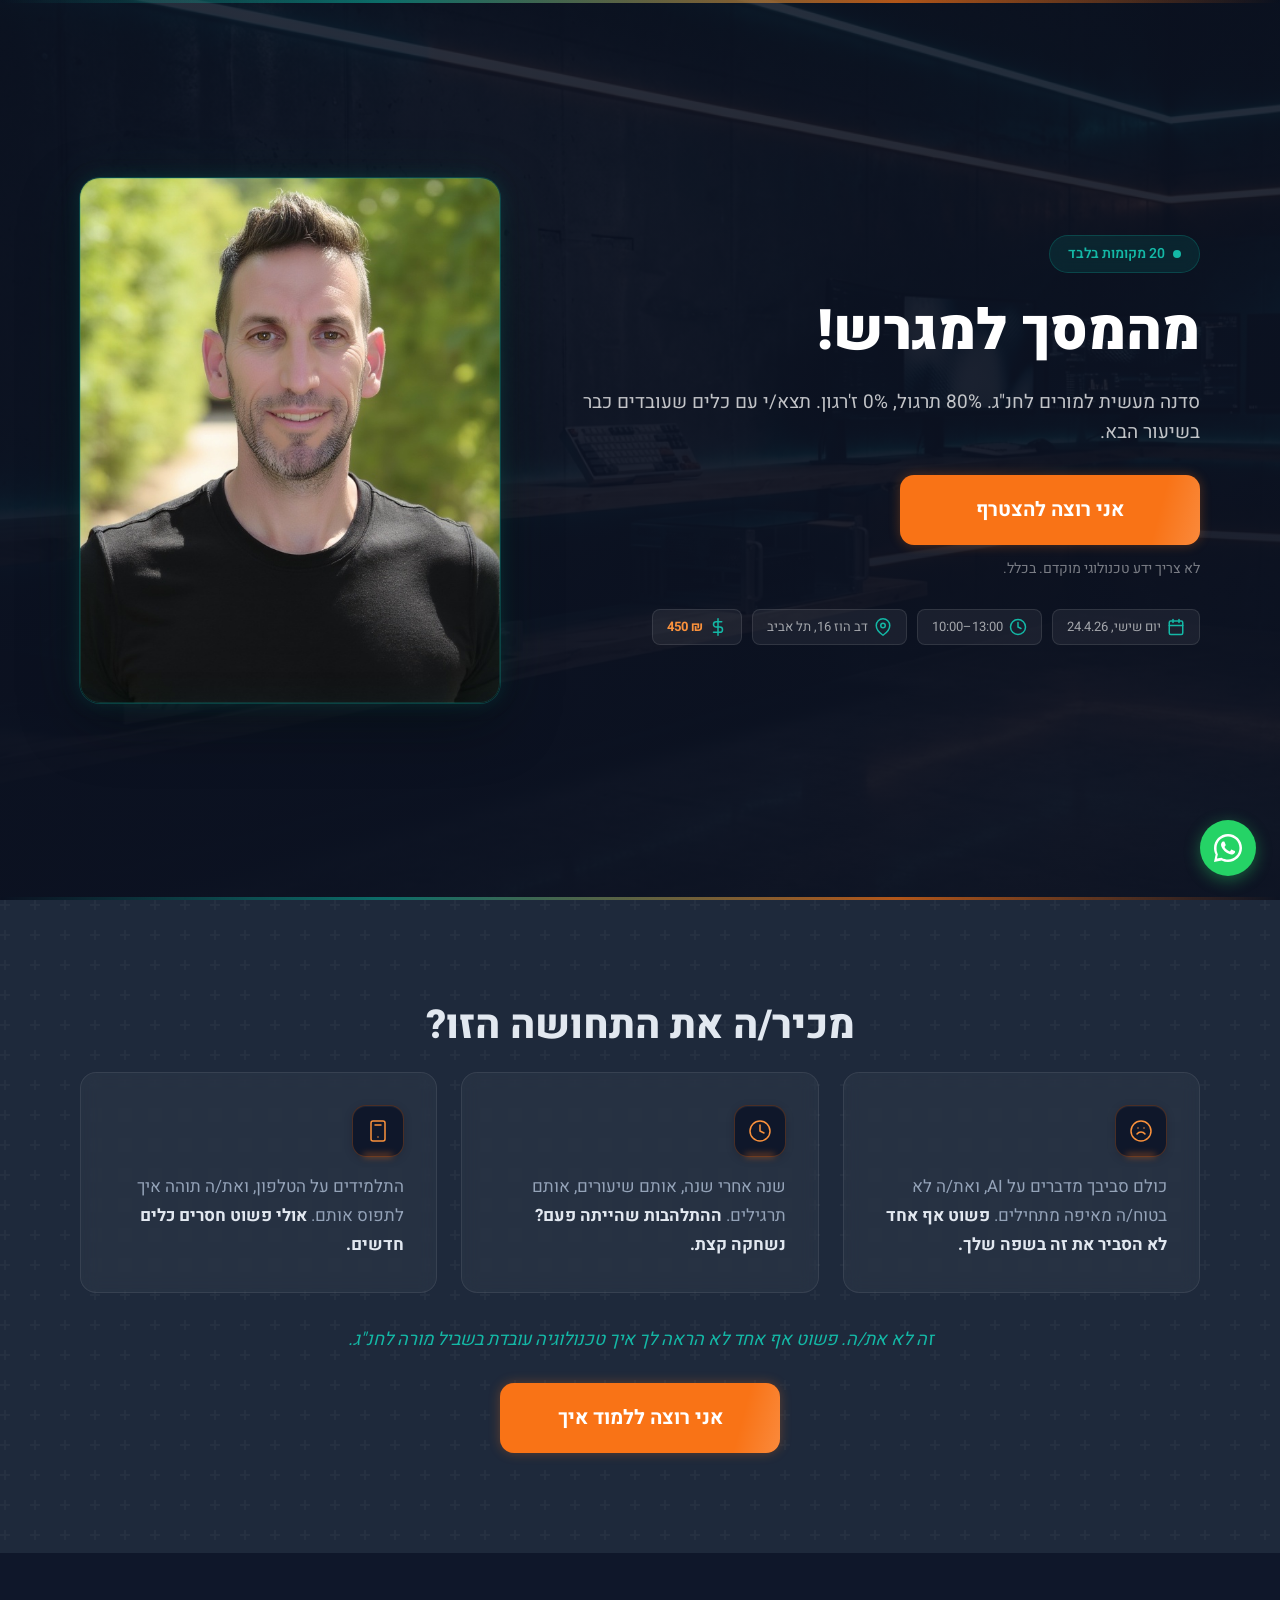
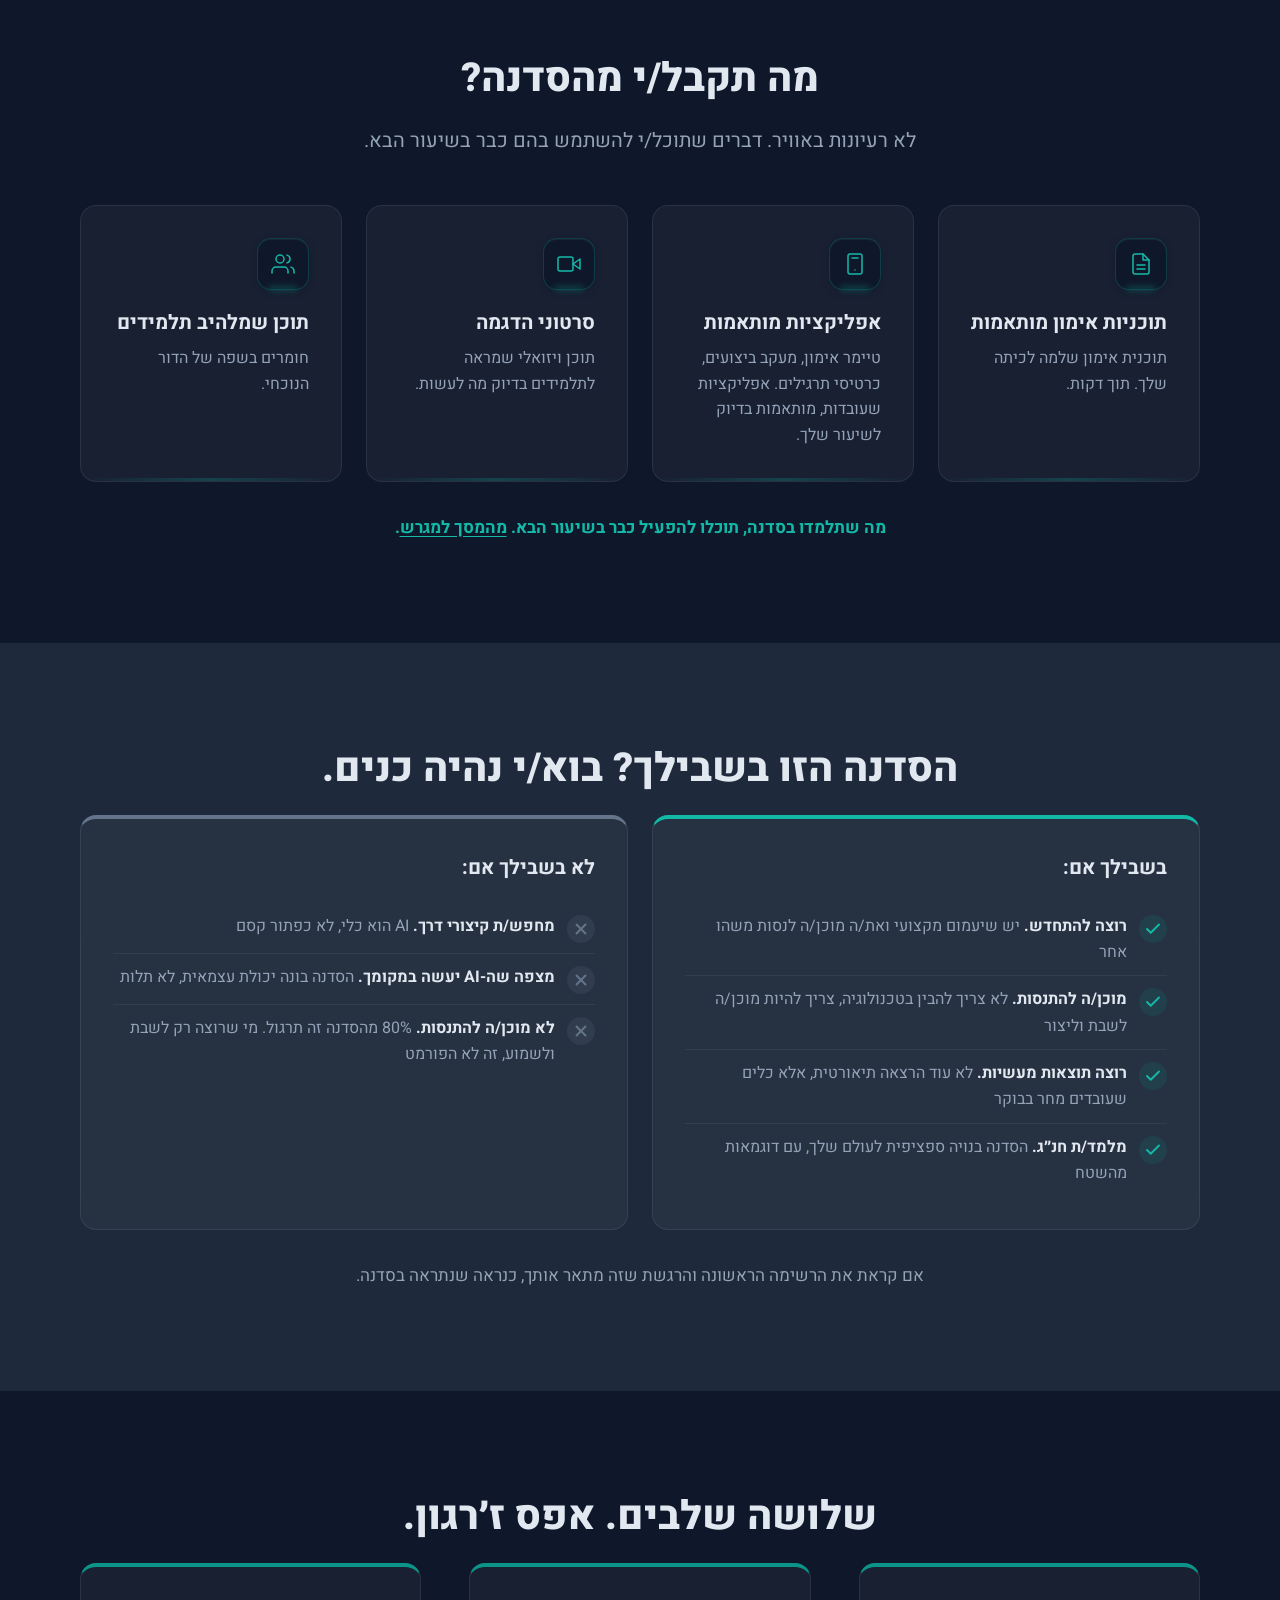
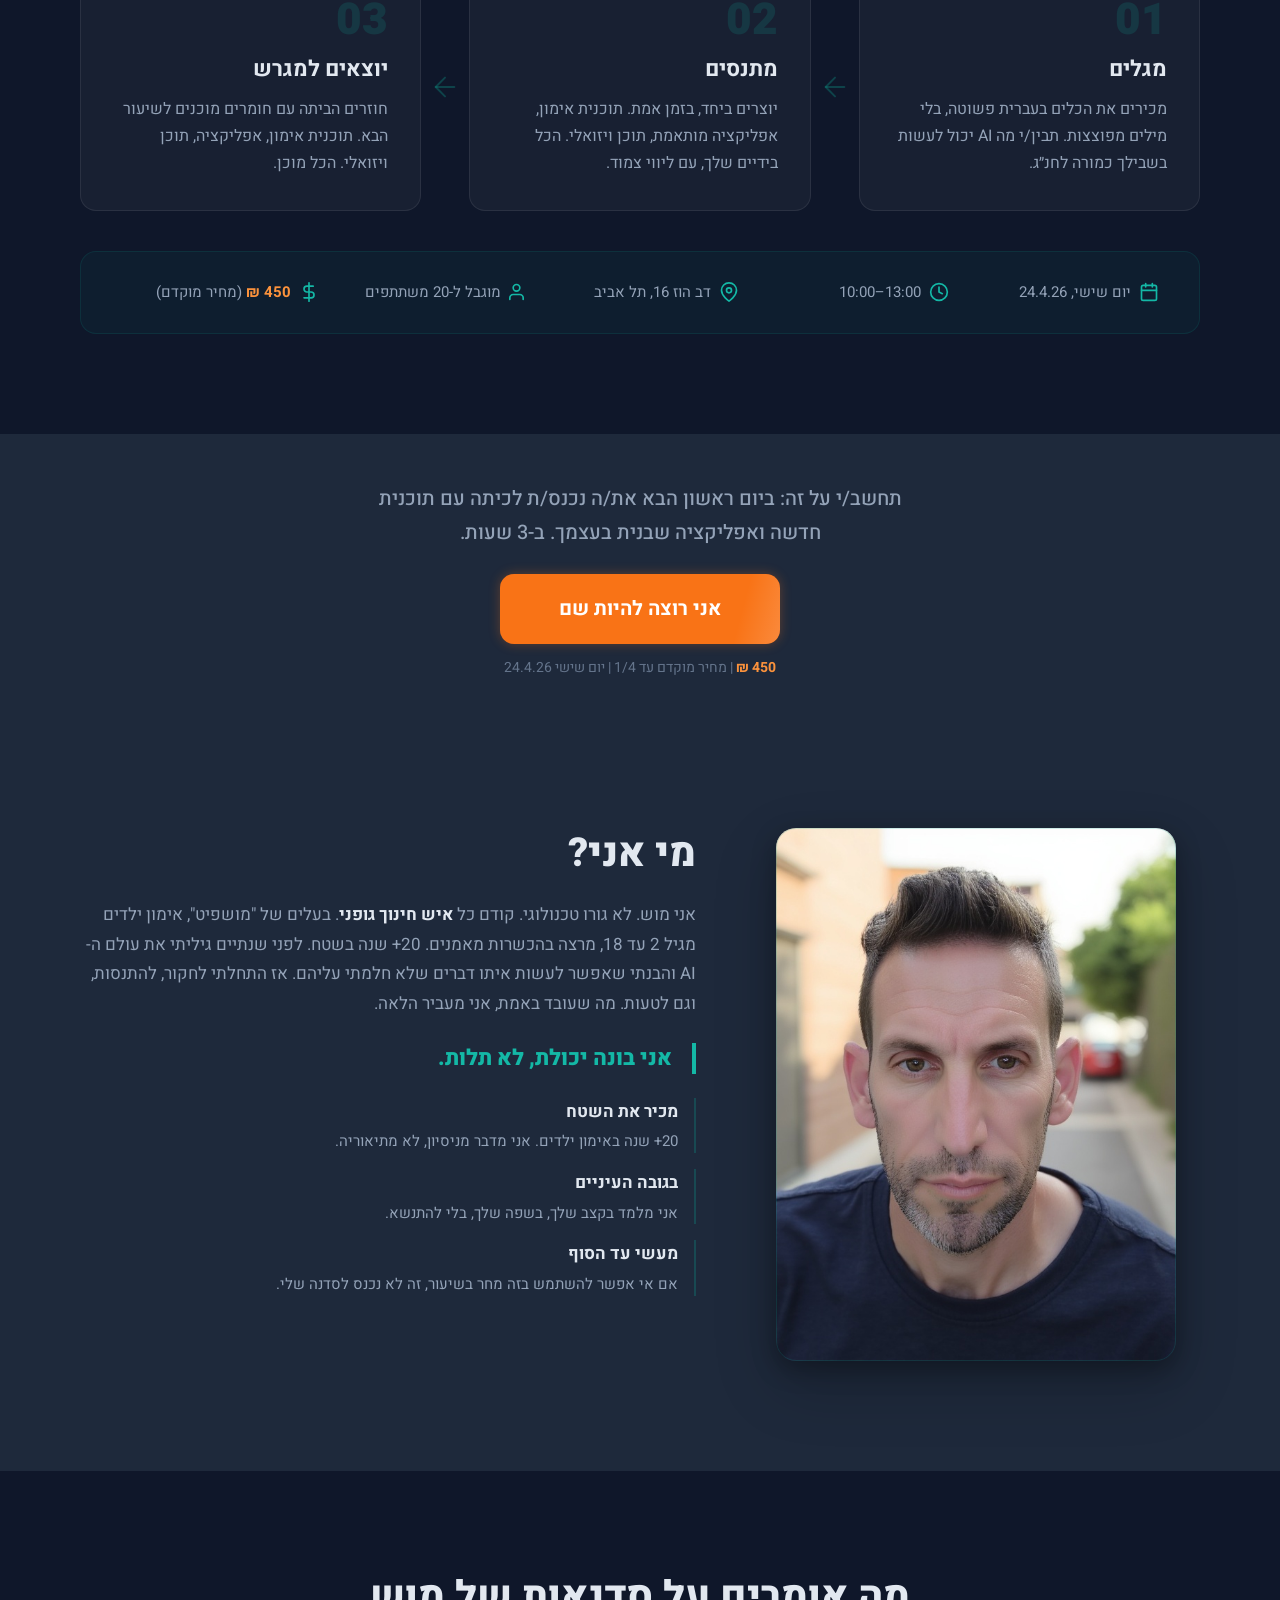
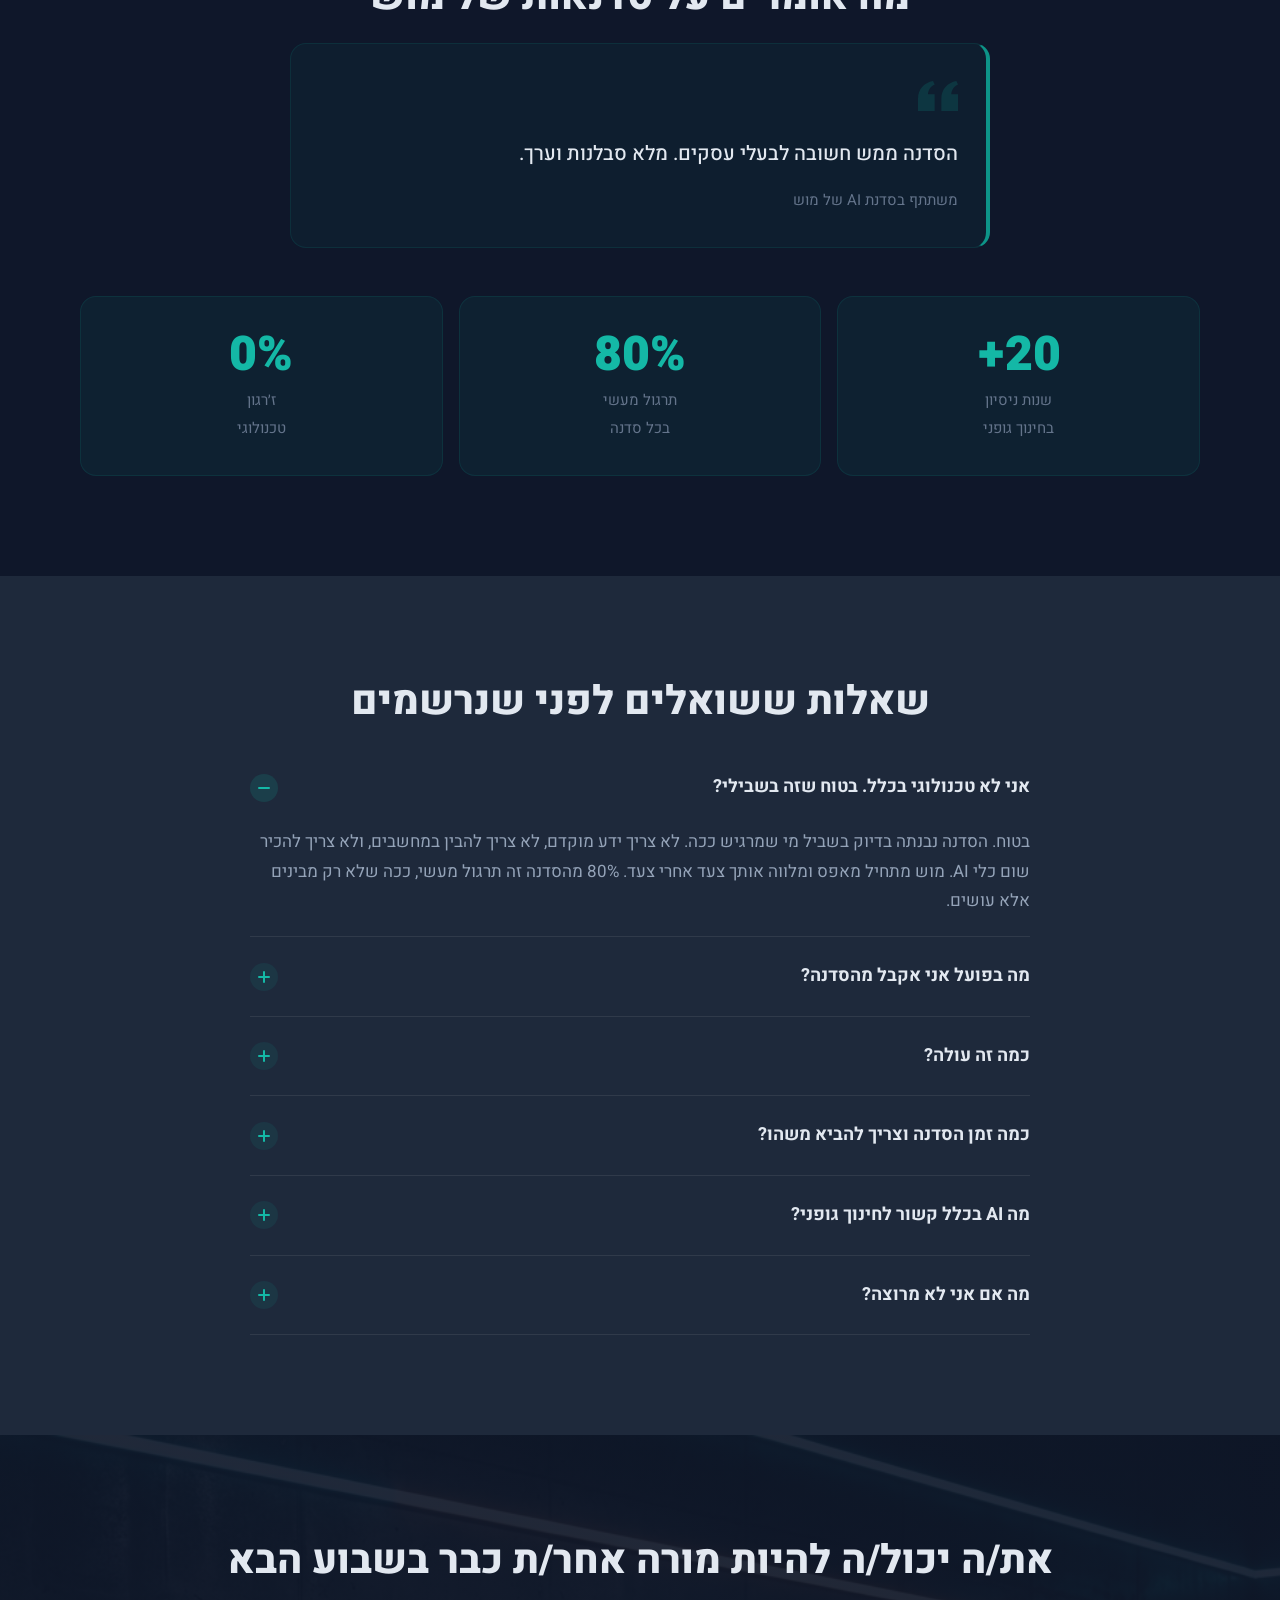
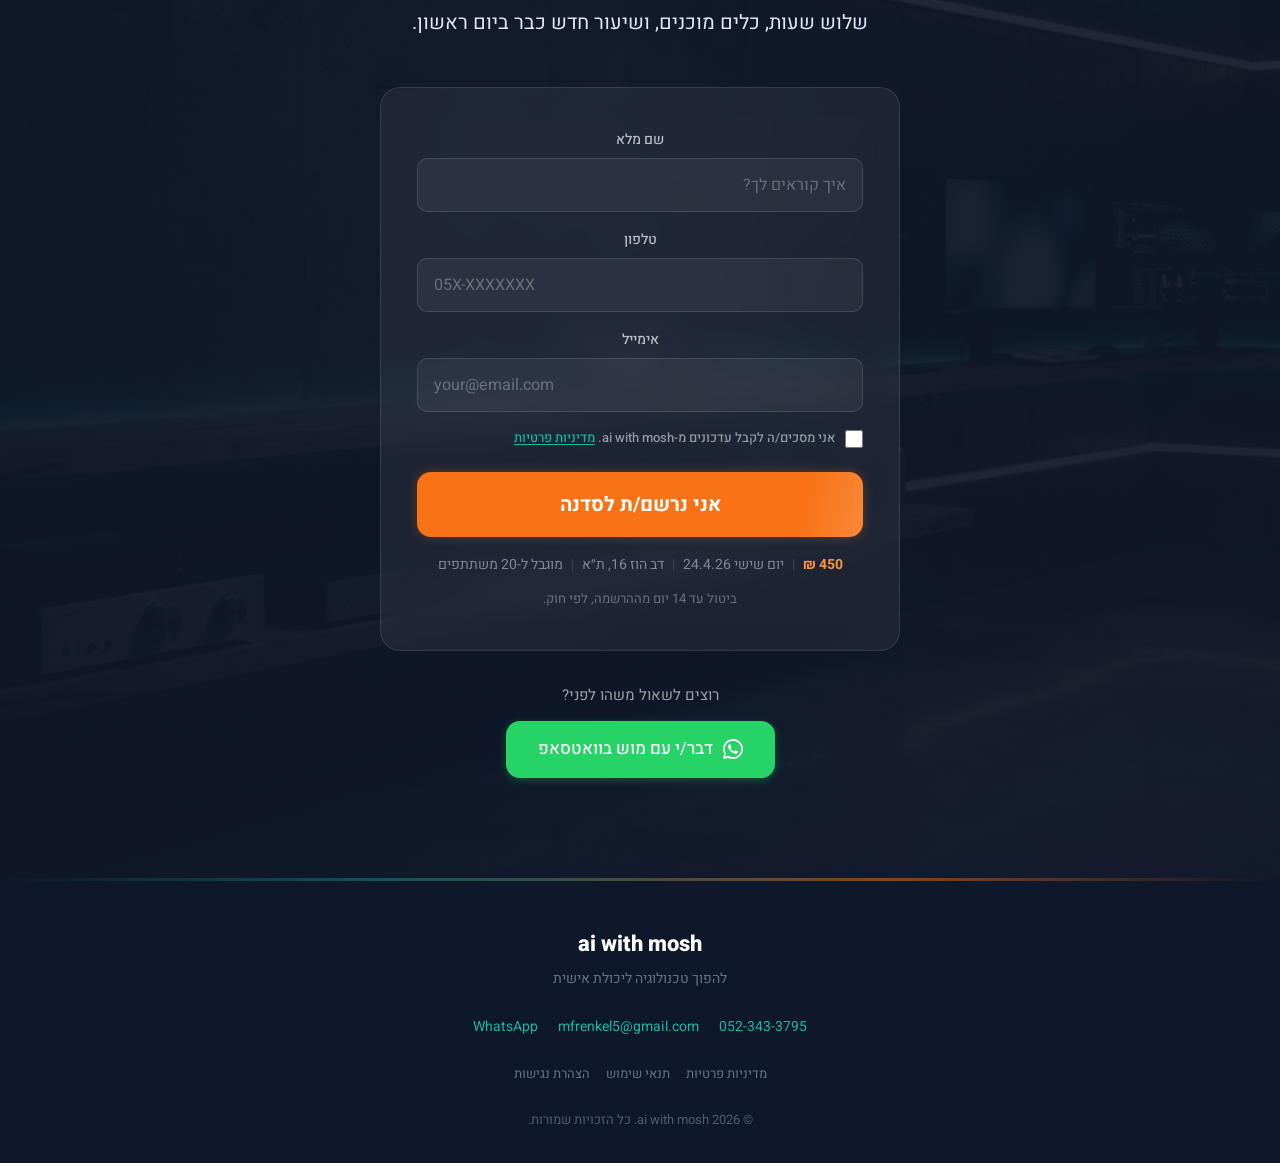
<file: index.html>
<!DOCTYPE html>
<html lang="he" dir="rtl">
<head>
  <meta charset="UTF-8">
  <meta name="viewport" content="width=device-width, initial-scale=1.0">
  <title>מהמסך למגרש | סדנת AI מעשית למורים לחנ"ג - ai with mosh</title>
  <meta name="description" content="סדנה מעשית למורים לחנ״ג - גלו איך ליצור תוכניות אימון, אפליקציות מותאמות ותוכן לשיעורים עם AI. 80% תרגול, 0% ז׳רגון.">
  <meta property="og:title" content="מהמסך למגרש | סדנת AI מעשית למורים לחנ״ג">
  <meta property="og:description" content="יום שישי 24.4 | 10:00-13:00 | דב הוז 16 ת״א | 390 ש״ח מחיר מוקדם עד 1/4 (במקום 450) | 20 משתתפים בלבד">
  <meta property="og:type" content="website">
  <meta property="og:locale" content="he_IL">
  <meta property="og:image" content="mosh-hero.jpg">
  <meta property="og:url" content="https://moshfrenkel.github.io/ai-with-mosh-sadna/">
  <link rel="icon" type="image/png" href="mosh-character.png">
  <link rel="preconnect" href="https://fonts.googleapis.com">
  <link rel="preconnect" href="https://fonts.gstatic.com" crossorigin>
  <link href="https://fonts.googleapis.com/css2?family=Heebo:wght@300;400;500;700;800;900&display=swap" rel="stylesheet">
  <link rel="stylesheet" href="style.css">

  <!-- GA4 Placeholder: Replace G-XXXXXXXXXX with actual Measurement ID -->
  <!-- <script async src="https://www.googletagmanager.com/gtag/js?id=G-XXXXXXXXXX"></script>
  <script>
    window.dataLayer = window.dataLayer || [];
    function gtag(){dataLayer.push(arguments);}
    gtag('js', new Date());
    gtag('config', 'G-XXXXXXXXXX');
  </script> -->

  <script type="application/ld+json">
  {
    "@context": "https://schema.org",
    "@type": "FAQPage",
    "mainEntity": [
      {
        "@type": "Question",
        "name": "אני לא טכנולוגי בכלל. בטוח שזה בשבילי?",
        "acceptedAnswer": {
          "@type": "Answer",
          "text": "בטוח. הסדנה נבנתה בדיוק בשביל מי שמרגיש ככה. לא צריך ידע מוקדם, לא צריך להבין במחשבים, ולא צריך להכיר שום כלי AI. מוש מתחיל מאפס ומלווה אתכם צעד אחרי צעד."
        }
      },
      {
        "@type": "Question",
        "name": "מה בפועל אני אקבל מהסדנה?",
        "acceptedAnswer": {
          "@type": "Answer",
          "text": "תצאו עם חומרים מוכנים לשיעורים: תוכנית אימון מותאמת, אפליקציות מותאמות, ותוכן שתוכלו להשתמש בו כבר בשיעור הבא."
        }
      },
      {
        "@type": "Question",
        "name": "כמה זה עולה?",
        "acceptedAnswer": {
          "@type": "Answer",
          "text": "המחיר הרגיל הוא 450 ש״ח. עד 1 באפריל יש מחיר רישום מוקדם של 390 ש״ח, חיסכון של 60 ש״ח. סדנה מעשית עם ליווי אישי, כלי AI שתשתמש/י בהם לשנים, חומרים מוכנים שחוסכים שעות הכנה, ויכולת עצמאית ליצור תוכן חדש מתי שתרצה/י."
        }
      },
      {
        "@type": "Question",
        "name": "כמה זמן הסדנה וצריך להביא משהו?",
        "acceptedAnswer": {
          "@type": "Answer",
          "text": "הסדנה ביום שישי 24.4, בין 10:00 ל-13:00 בדב הוז 16 תל אביב. תביאו מחשב נייד או טאבלט וביגוד ספורטיבי."
        }
      },
      {
        "@type": "Question",
        "name": "מה AI בכלל קשור לחינוך גופני?",
        "acceptedAnswer": {
          "@type": "Answer",
          "text": "AI יכול לעזור לכם לבנות תוכניות אימון מותאמות לכיתה, ליצור אפליקציות מותאמות לשיעור, להכין תוכן שמדבר לתלמידים בשפה שלהם, ולחסוך שעות של הכנה."
        }
      },
      {
        "@type": "Question",
        "name": "מה אם אני לא מרוצה?",
        "acceptedAnswer": {
          "@type": "Answer",
          "text": "יש מדיניות ביטול לפי חוק - 14 ימים מיום ההרשמה."
        }
      }
    ]
  }
  </script>

  <script type="application/ld+json">
  {
    "@context": "https://schema.org",
    "@type": "EducationEvent",
    "name": "מהמסך למגרש - סדנת AI מעשית למורים לחנ״ג",
    "description": "סדנה מעשית למורים לחנ״ג - גלו איך ליצור תוכניות אימון, אפליקציות מותאמות ותוכן לשיעורים עם AI.",
    "startDate": "2026-04-24T10:00:00+03:00",
    "endDate": "2026-04-24T13:00:00+03:00",
    "eventAttendanceMode": "https://schema.org/OfflineEventAttendanceMode",
    "location": {
      "@type": "Place",
      "name": "דב הוז 16, תל אביב",
      "address": {
        "@type": "PostalAddress",
        "streetAddress": "דב הוז 16",
        "addressLocality": "תל אביב",
        "addressCountry": "IL"
      }
    },
    "organizer": {
      "@type": "Person",
      "name": "מוש",
      "url": "https://wa.me/972523433795"
    },
    "offers": {
      "@type": "AggregateOffer",
      "lowPrice": "390",
      "highPrice": "450",
      "priceCurrency": "ILS",
      "availability": "https://schema.org/LimitedAvailability"
    },
    "maximumAttendeeCapacity": 20,
    "inLanguage": "he"
  }
  </script>
</head>
<body>

  <a href="#main" class="skip-link">דלג לתוכן</a>

  <!-- ============ HERO ============ -->
  <main id="main">
  <section class="hero" aria-label="מהמסך למגרש - סדנת AI מעשית">
    <div class="hero__bg" aria-hidden="true">
      <img src="hero-bg.jpg" alt="" width="1400" height="600" loading="eager">
      <div class="hero__bg-overlay"></div>
    </div>
    <div class="hero__led-line hero__led-line--top" aria-hidden="true"></div>
    <div class="container hero__inner">
      <div class="hero__content">
        <div class="hero__badge" aria-label="20 מקומות בלבד">
          <span class="hero__badge-dot" aria-hidden="true"></span>
          20 מקומות בלבד
        </div>
        <div class="early-bird-badge" aria-label="מחיר מוקדם">
          <span class="early-bird-badge__dot" aria-hidden="true"></span>
          390 ש"ח במקום 450 | מחיר מוקדם עד 1 באפריל
        </div>
        <p class="countdown" aria-live="polite">נשארו <span class="countdown-days">--</span> ימים למחיר המוקדם</p>
        <h1 class="hero__title">
          מהמסך למגרש!
        </h1>
        <p class="hero__subtitle">
          סדנה מעשית למורים לחנ"ג. 80% תרגול, 0% ז'רגון. תצא/י עם כלים שעובדים כבר בשיעור הבא.
        </p>
        <a href="#register" class="btn btn--cta hero__cta">אני רוצה להצטרף</a>
        <p class="hero__micro">לא צריך ידע טכנולוגי מוקדם. בכלל.</p>
        <div class="hero__details">
          <div class="hero__detail">
            <svg width="18" height="18" viewBox="0 0 24 24" fill="none" stroke="currentColor" stroke-width="2" stroke-linecap="round" stroke-linejoin="round" aria-hidden="true"><rect x="3" y="4" width="18" height="18" rx="2"/><line x1="16" y1="2" x2="16" y2="6"/><line x1="8" y1="2" x2="8" y2="6"/><line x1="3" y1="10" x2="21" y2="10"/></svg>
            <span>יום שישי, 24.4.26</span>
          </div>
          <div class="hero__detail">
            <svg width="18" height="18" viewBox="0 0 24 24" fill="none" stroke="currentColor" stroke-width="2" stroke-linecap="round" stroke-linejoin="round" aria-hidden="true"><circle cx="12" cy="12" r="10"/><polyline points="12 6 12 12 16 14"/></svg>
            <span dir="ltr">10:00–13:00</span>
          </div>
          <div class="hero__detail">
            <svg width="18" height="18" viewBox="0 0 24 24" fill="none" stroke="currentColor" stroke-width="2" stroke-linecap="round" stroke-linejoin="round" aria-hidden="true"><path d="M21 10c0 7-9 13-9 13s-9-6-9-13a9 9 0 0 1 18 0z"/><circle cx="12" cy="10" r="3"/></svg>
            <span>דב הוז 16, תל אביב</span>
          </div>
          <div class="hero__detail">
            <svg width="18" height="18" viewBox="0 0 24 24" fill="none" stroke="currentColor" stroke-width="2" stroke-linecap="round" stroke-linejoin="round" aria-hidden="true"><line x1="12" y1="1" x2="12" y2="23"/><path d="M17 5H9.5a3.5 3.5 0 0 0 0 7h5a3.5 3.5 0 0 1 0 7H6"/></svg>
            <span dir="ltr"><span class="price-original">450</span> <span class="price-current">390 &#8362;</span></span>
          </div>
        </div>
      </div>
      <div class="hero__image">
        <div class="hero__image-frame">
          <img src="mosh-hero.jpg" alt="מוש פרנקל - מנחה הסדנה, מחייך בחולצה שחורה" width="500" height="625" loading="eager">
        </div>
      </div>
    </div>
    <div class="hero__led-line hero__led-line--bottom" aria-hidden="true"></div>
  </section>

  <!-- ============ PAIN ============ -->
  <section class="pain" aria-label="האתגרים שאת/ה מכיר/ה">
    <div class="container">
      <h2 class="section-title anim-up">מכיר/ה את התחושה הזו?</h2>
      <div class="pain__grid">
        <div class="pain__card anim-up">
          <div class="studio-icon">
            <div class="studio-icon__glow" aria-hidden="true"></div>
            <svg width="24" height="24" viewBox="0 0 24 24" fill="none" stroke="currentColor" stroke-width="1.5" stroke-linecap="round" stroke-linejoin="round" aria-hidden="true"><circle cx="12" cy="12" r="10"/><path d="M8 15s1.5-2 4-2 4 2 4 2"/><line x1="9" y1="9" x2="9.01" y2="9"/><line x1="15" y1="9" x2="15.01" y2="9"/></svg>
          </div>
          <p>כולם סביבך מדברים על AI, ואת/ה לא בטוח/ה מאיפה מתחילים. <strong>פשוט אף אחד לא הסביר את זה בשפה שלך.</strong></p>
        </div>
        <div class="pain__card anim-up">
          <div class="studio-icon">
            <div class="studio-icon__glow" aria-hidden="true"></div>
            <svg width="24" height="24" viewBox="0 0 24 24" fill="none" stroke="currentColor" stroke-width="1.5" stroke-linecap="round" stroke-linejoin="round" aria-hidden="true"><circle cx="12" cy="12" r="10"/><polyline points="12 6 12 12 16 14"/></svg>
          </div>
          <p>שנה אחרי שנה, אותם שיעורים, אותם תרגילים. <strong>ההתלהבות שהייתה פעם? נשחקה קצת.</strong></p>
        </div>
        <div class="pain__card anim-up">
          <div class="studio-icon">
            <div class="studio-icon__glow" aria-hidden="true"></div>
            <svg width="24" height="24" viewBox="0 0 24 24" fill="none" stroke="currentColor" stroke-width="1.5" stroke-linecap="round" stroke-linejoin="round" aria-hidden="true"><rect x="5" y="2" width="14" height="20" rx="2"/><line x1="12" y1="18" x2="12.01" y2="18"/><path d="M9 6h6"/></svg>
          </div>
          <p>התלמידים על הטלפון, ואת/ה תוהה איך לתפוס אותם. <strong>אולי פשוט חסרים כלים חדשים.</strong></p>
        </div>
      </div>
      <p class="pain__bridge anim-up">זה לא את/ה. פשוט אף אחד לא הראה לך איך טכנולוגיה עובדת בשביל מורה לחנ"ג.</p>
      <div class="pain__cta anim-up">
        <a href="#register" class="btn btn--cta">אני רוצה ללמוד איך</a>
      </div>
    </div>
  </section>

  <!-- ============ SOLUTION ============ -->
  <section class="solution" aria-label="מה תקבל/י מהסדנה">
    <div class="container">
      <h2 class="section-title anim-up">מה תקבל/י מהסדנה?</h2>
      <p class="section-sub anim-up">לא רעיונות באוויר. דברים שתוכל/י להשתמש בהם כבר בשיעור הבא.</p>
      <div class="solution__grid">
        <div class="solution__card anim-up">
          <div class="studio-icon studio-icon--teal">
            <div class="studio-icon__glow" aria-hidden="true"></div>
            <svg width="24" height="24" viewBox="0 0 24 24" fill="none" stroke="currentColor" stroke-width="1.5" stroke-linecap="round" stroke-linejoin="round" aria-hidden="true"><path d="M14 2H6a2 2 0 0 0-2 2v16a2 2 0 0 0 2 2h12a2 2 0 0 0 2-2V8z"/><polyline points="14 2 14 8 20 8"/><line x1="16" y1="13" x2="8" y2="13"/><line x1="16" y1="17" x2="8" y2="17"/></svg>
          </div>
          <h3>תוכניות אימון מותאמות</h3>
          <p>תוכנית אימון שלמה לכיתה שלך. תוך דקות.</p>
        </div>
        <div class="solution__card anim-up">
          <div class="studio-icon studio-icon--teal">
            <div class="studio-icon__glow" aria-hidden="true"></div>
            <svg width="24" height="24" viewBox="0 0 24 24" fill="none" stroke="currentColor" stroke-width="1.5" stroke-linecap="round" stroke-linejoin="round" aria-hidden="true"><rect x="5" y="2" width="14" height="20" rx="2"/><line x1="12" y1="18" x2="12.01" y2="18"/><path d="M9 6h6"/></svg>
          </div>
          <h3>אפליקציות מותאמות</h3>
          <p>טיימר אימון, מעקב ביצועים, כרטיסי תרגילים. אפליקציות שעובדות, מותאמות בדיוק לשיעור שלך.</p>
        </div>
        <div class="solution__card anim-up">
          <div class="studio-icon studio-icon--teal">
            <div class="studio-icon__glow" aria-hidden="true"></div>
            <svg width="24" height="24" viewBox="0 0 24 24" fill="none" stroke="currentColor" stroke-width="1.5" stroke-linecap="round" stroke-linejoin="round" aria-hidden="true"><polygon points="23 7 16 12 23 17 23 7"/><rect x="1" y="5" width="15" height="14" rx="2"/></svg>
          </div>
          <h3>סרטוני הדגמה</h3>
          <p>תוכן ויזואלי שמראה לתלמידים בדיוק מה לעשות.</p>
        </div>
        <div class="solution__card anim-up">
          <div class="studio-icon studio-icon--teal">
            <div class="studio-icon__glow" aria-hidden="true"></div>
            <svg width="24" height="24" viewBox="0 0 24 24" fill="none" stroke="currentColor" stroke-width="1.5" stroke-linecap="round" stroke-linejoin="round" aria-hidden="true"><path d="M17 21v-2a4 4 0 0 0-4-4H5a4 4 0 0 0-4 4v2"/><circle cx="9" cy="7" r="4"/><path d="M23 21v-2a4 4 0 0 0-3-3.87"/><path d="M16 3.13a4 4 0 0 1 0 7.75"/></svg>
          </div>
          <h3>תוכן שמלהיב תלמידים</h3>
          <p>חומרים בשפה של הדור הנוכחי.</p>
        </div>
      </div>
      <p class="solution__boost anim-up">מה שתלמדו בסדנה, תוכלו להפעיל כבר בשיעור הבא. <em>מהמסך למגרש</em>.</p>
    </div>
  </section>

  <!-- ============ FIT ============ -->
  <section class="fit" aria-label="למי הסדנה מתאימה">
    <div class="container">
      <h2 class="section-title anim-up">הסדנה הזו בשבילך? בוא/י נהיה כנים.</h2>
      <div class="fit__columns">
        <div class="fit__col fit__col--yes anim-up">
          <h3>בשבילך אם:</h3>
          <ul>
            <li>
              <span class="fit__icon fit__icon--check" aria-hidden="true">
                <svg width="18" height="18" viewBox="0 0 24 24" fill="none" stroke="currentColor" stroke-width="2.5" stroke-linecap="round" stroke-linejoin="round"><polyline points="20 6 9 17 4 12"/></svg>
              </span>
              <div><strong>רוצה להתחדש.</strong> יש שיעמום מקצועי ואת/ה מוכן/ה לנסות משהו אחר</div>
            </li>
            <li>
              <span class="fit__icon fit__icon--check" aria-hidden="true">
                <svg width="18" height="18" viewBox="0 0 24 24" fill="none" stroke="currentColor" stroke-width="2.5" stroke-linecap="round" stroke-linejoin="round"><polyline points="20 6 9 17 4 12"/></svg>
              </span>
              <div><strong>מוכן/ה להתנסות.</strong> לא צריך להבין בטכנולוגיה, צריך להיות מוכן/ה לשבת וליצור</div>
            </li>
            <li>
              <span class="fit__icon fit__icon--check" aria-hidden="true">
                <svg width="18" height="18" viewBox="0 0 24 24" fill="none" stroke="currentColor" stroke-width="2.5" stroke-linecap="round" stroke-linejoin="round"><polyline points="20 6 9 17 4 12"/></svg>
              </span>
              <div><strong>רוצה תוצאות מעשיות.</strong> לא עוד הרצאה תיאורטית, אלא כלים שעובדים מחר בבוקר</div>
            </li>
            <li>
              <span class="fit__icon fit__icon--check" aria-hidden="true">
                <svg width="18" height="18" viewBox="0 0 24 24" fill="none" stroke="currentColor" stroke-width="2.5" stroke-linecap="round" stroke-linejoin="round"><polyline points="20 6 9 17 4 12"/></svg>
              </span>
              <div><strong>מלמד/ת חנ״ג.</strong> הסדנה בנויה ספציפית לעולם שלך, עם דוגמאות מהשטח</div>
            </li>
          </ul>
        </div>
        <div class="fit__col fit__col--no anim-up">
          <h3>לא בשבילך אם:</h3>
          <ul>
            <li>
              <span class="fit__icon fit__icon--x" aria-hidden="true">
                <svg width="18" height="18" viewBox="0 0 24 24" fill="none" stroke="currentColor" stroke-width="2.5" stroke-linecap="round" stroke-linejoin="round"><line x1="18" y1="6" x2="6" y2="18"/><line x1="6" y1="6" x2="18" y2="18"/></svg>
              </span>
              <div><strong>מחפש/ת קיצורי דרך.</strong> AI הוא כלי, לא כפתור קסם</div>
            </li>
            <li>
              <span class="fit__icon fit__icon--x" aria-hidden="true">
                <svg width="18" height="18" viewBox="0 0 24 24" fill="none" stroke="currentColor" stroke-width="2.5" stroke-linecap="round" stroke-linejoin="round"><line x1="18" y1="6" x2="6" y2="18"/><line x1="6" y1="6" x2="18" y2="18"/></svg>
              </span>
              <div><strong>מצפה שה-AI יעשה במקומך.</strong> הסדנה בונה יכולת עצמאית, לא תלות</div>
            </li>
            <li>
              <span class="fit__icon fit__icon--x" aria-hidden="true">
                <svg width="18" height="18" viewBox="0 0 24 24" fill="none" stroke="currentColor" stroke-width="2.5" stroke-linecap="round" stroke-linejoin="round"><line x1="18" y1="6" x2="6" y2="18"/><line x1="6" y1="6" x2="18" y2="18"/></svg>
              </span>
              <div><strong>לא מוכן/ה להתנסות.</strong> 80% מהסדנה זה תרגול. מי שרוצה רק לשבת ולשמוע, זה לא הפורמט</div>
            </li>
          </ul>
        </div>
      </div>
      <p class="fit__close anim-up">אם קראת את הרשימה הראשונה והרגשת שזה מתאר אותך, כנראה שנתראה בסדנה.</p>
    </div>
  </section>

  <!-- ============ STEPS ============ -->
  <section class="steps" aria-label="איך הסדנה עובדת">
    <div class="container">
      <h2 class="section-title anim-up">שלושה שלבים. אפס ז׳רגון.</h2>
      <div class="steps__grid">
        <div class="steps__card anim-up">
          <div class="steps__num" aria-hidden="true">01</div>
          <h3>מגלים</h3>
          <p>מכירים את הכלים בעברית פשוטה, בלי מילים מפוצצות. תבין/י מה AI יכול לעשות בשבילך כמורה לחנ״ג.</p>
        </div>
        <div class="steps__arrow anim-up" aria-hidden="true">
          <svg width="32" height="32" viewBox="0 0 24 24" fill="none" stroke="currentColor" stroke-width="1.5" stroke-linecap="round" stroke-linejoin="round"><line x1="19" y1="12" x2="5" y2="12"/><polyline points="12 19 5 12 12 5"/></svg>
        </div>
        <div class="steps__card anim-up">
          <div class="steps__num" aria-hidden="true">02</div>
          <h3>מתנסים</h3>
          <p>יוצרים ביחד, בזמן אמת. תוכנית אימון, אפליקציה מותאמת, תוכן ויזואלי. הכל בידיים שלך, עם ליווי צמוד.</p>
        </div>
        <div class="steps__arrow anim-up" aria-hidden="true">
          <svg width="32" height="32" viewBox="0 0 24 24" fill="none" stroke="currentColor" stroke-width="1.5" stroke-linecap="round" stroke-linejoin="round"><line x1="19" y1="12" x2="5" y2="12"/><polyline points="12 19 5 12 12 5"/></svg>
        </div>
        <div class="steps__card anim-up">
          <div class="steps__num" aria-hidden="true">03</div>
          <h3>יוצאים למגרש</h3>
          <p>חוזרים הביתה עם חומרים מוכנים לשיעור הבא. תוכנית אימון, אפליקציה, תוכן ויזואלי. הכל מוכן.</p>
        </div>
      </div>
      <div class="steps__info anim-up">
        <div class="steps__info-item">
          <svg width="20" height="20" viewBox="0 0 24 24" fill="none" stroke="currentColor" stroke-width="2" stroke-linecap="round" stroke-linejoin="round" aria-hidden="true"><rect x="3" y="4" width="18" height="18" rx="2"/><line x1="16" y1="2" x2="16" y2="6"/><line x1="8" y1="2" x2="8" y2="6"/><line x1="3" y1="10" x2="21" y2="10"/></svg>
          <span>יום שישי, 24.4.26</span>
        </div>
        <div class="steps__info-item">
          <svg width="20" height="20" viewBox="0 0 24 24" fill="none" stroke="currentColor" stroke-width="2" stroke-linecap="round" stroke-linejoin="round" aria-hidden="true"><circle cx="12" cy="12" r="10"/><polyline points="12 6 12 12 16 14"/></svg>
          <span dir="ltr">10:00–13:00</span>
        </div>
        <div class="steps__info-item">
          <svg width="20" height="20" viewBox="0 0 24 24" fill="none" stroke="currentColor" stroke-width="2" stroke-linecap="round" stroke-linejoin="round" aria-hidden="true"><path d="M21 10c0 7-9 13-9 13s-9-6-9-13a9 9 0 0 1 18 0z"/><circle cx="12" cy="10" r="3"/></svg>
          <span>דב הוז 16, תל אביב</span>
        </div>
        <div class="steps__info-item">
          <svg width="20" height="20" viewBox="0 0 24 24" fill="none" stroke="currentColor" stroke-width="2" stroke-linecap="round" stroke-linejoin="round" aria-hidden="true"><path d="M17 21v-2a4 4 0 0 0-4-4H5a4 4 0 0 0-4 4v2"/><circle cx="9" cy="7" r="4"/></svg>
          <span>מוגבל ל-20 משתתפים</span>
        </div>
        <div class="steps__info-item">
          <svg width="20" height="20" viewBox="0 0 24 24" fill="none" stroke="currentColor" stroke-width="2" stroke-linecap="round" stroke-linejoin="round" aria-hidden="true"><line x1="12" y1="1" x2="12" y2="23"/><path d="M17 5H9.5a3.5 3.5 0 0 0 0 7h5a3.5 3.5 0 0 1 0 7H6"/></svg>
          <span><span class="price-original">450</span> <span class="price-current">390 ש"ח</span> (מחיר מוקדם)</span>
        </div>
      </div>
    </div>
  </section>

  <!-- ============ CTA MID ============ -->
  <section class="cta-mid" aria-label="הרשמה">
    <div class="container">
      <p class="cta-mid__hook anim-up">תחשב/י על זה: ביום ראשון הבא את/ה נכנס/ת לכיתה עם תוכנית חדשה ואפליקציה שבנית בעצמך. ב-3 שעות.</p>
      <a href="#register" class="btn btn--cta anim-up">אני רוצה להיות שם</a>
      <p class="cta-mid__micro anim-up"><span class="price-original">450</span> <span class="price-current">390 ש"ח</span> | מחיר מוקדם עד 1/4 | יום שישי 24.4.26</p>
    </div>
  </section>

  <!-- ============ ABOUT ============ -->
  <section class="about" aria-label="על מוש">
    <div class="container about__inner">
      <div class="about__image anim-up">
        <div class="about__image-frame">
          <img src="mosh-street.jpg" alt="מוש פרנקל, מרצה ומאמן עם ניסיון של 20 שנה" width="400" height="533" loading="lazy">
        </div>
      </div>
      <div class="about__content">
        <h2 class="section-title anim-up">מי אני?</h2>
        <p class="anim-up">אני מוש. לא גורו טכנולוגי. קודם כל <strong>איש חינוך גופני</strong>. בעלים של "מושפיט", אימון ילדים מגיל 2 עד 18, מרצה בהכשרות מאמנים. 20+ שנה בשטח. לפני שנתיים גיליתי את עולם ה-AI והבנתי שאפשר לעשות איתו דברים שלא חלמתי עליהם. אז התחלתי לחקור, להתנסות, וגם לטעות. מה שעובד באמת, אני מעביר הלאה.</p>
        <blockquote class="about__philosophy anim-up">
          אני בונה יכולת, לא תלות.
        </blockquote>
        <div class="about__values">
          <div class="about__value anim-up">
            <strong>מכיר את השטח</strong>
            <span>20+ שנה באימון ילדים. אני מדבר מניסיון, לא מתיאוריה.</span>
          </div>
          <div class="about__value anim-up">
            <strong>בגובה העיניים</strong>
            <span>אני מלמד בקצב שלך, בשפה שלך, בלי להתנשא.</span>
          </div>
          <div class="about__value anim-up">
            <strong>מעשי עד הסוף</strong>
            <span>אם אי אפשר להשתמש בזה מחר בשיעור, זה לא נכנס לסדנה שלי.</span>
          </div>
        </div>
      </div>
    </div>
  </section>

  <!-- ============ PROOF ============ -->
  <section class="proof" aria-label="הוכחה חברתית">
    <div class="container">
      <h2 class="section-title anim-up">מה אומרים על סדנאות של מוש</h2>
      <div class="proof__featured anim-up">
        <blockquote>
          <svg class="proof__quote-mark" width="40" height="40" viewBox="0 0 24 24" fill="currentColor" aria-hidden="true"><path d="M14.017 21v-7.391c0-5.704 3.731-9.57 8.983-10.609l.995 2.151c-2.432.917-3.995 3.638-3.995 5.849h4v10h-9.983zm-14.017 0v-7.391c0-5.704 3.748-9.57 9-10.609l.996 2.151c-2.433.917-3.996 3.638-3.996 5.849h3.983v10h-9.983z"/></svg>
          <p>הסדנה ממש חשובה לבעלי עסקים. מלא סבלנות וערך.</p>
          <cite>משתתף בסדנת AI של מוש</cite>
        </blockquote>
      </div>
      <div class="proof__stats">
        <div class="proof__stat anim-up">
          <span class="proof__stat-num" data-count="20">20+</span>
          <span class="proof__stat-label">שנות ניסיון<br>בחינוך גופני</span>
        </div>
        <div class="proof__stat anim-up">
          <span class="proof__stat-num">80%</span>
          <span class="proof__stat-label">תרגול מעשי<br>בכל סדנה</span>
        </div>
        <div class="proof__stat anim-up">
          <span class="proof__stat-num">0%</span>
          <span class="proof__stat-label">ז׳רגון<br>טכנולוגי</span>
        </div>
      </div>
    </div>
  </section>

  <!-- ============ FAQ ============ -->
  <section class="faq" aria-label="שאלות נפוצות">
    <div class="container">
      <h2 class="section-title anim-up">שאלות ששואלים לפני שנרשמים</h2>
      <div class="faq__list">
        <details class="faq__item anim-up" open>
          <summary>
            <span>אני לא טכנולוגי בכלל. בטוח שזה בשבילי?</span>
            <span class="faq__toggle" aria-hidden="true"></span>
          </summary>
          <div class="faq__answer">
            <p>בטוח. הסדנה נבנתה בדיוק בשביל מי שמרגיש ככה. לא צריך ידע מוקדם, לא צריך להבין במחשבים, ולא צריך להכיר שום כלי AI. מוש מתחיל מאפס ומלווה אותך צעד אחרי צעד. 80% מהסדנה זה תרגול מעשי, ככה שלא רק מבינים אלא עושים.</p>
          </div>
        </details>
        <details class="faq__item anim-up">
          <summary>
            <span>מה בפועל אני אקבל מהסדנה?</span>
            <span class="faq__toggle" aria-hidden="true"></span>
          </summary>
          <div class="faq__answer">
            <p>תצא/י עם חומרים מוכנים לשיעורים: תוכנית אימון מותאמת, אפליקציות מותאמות לשיעור, ותוכן שתוכל/י להשתמש בו כבר בשיעור הבא. בנוסף, תדע/י להשתמש בכלי AI בעצמך, בלי לצטרך עזרה מאף אחד.</p>
          </div>
        </details>
        <details class="faq__item anim-up">
          <summary>
            <span>כמה זה עולה?</span>
            <span class="faq__toggle" aria-hidden="true"></span>
          </summary>
          <div class="faq__answer">
            <p>המחיר הרגיל הוא 450 ש"ח. עד 1 באפריל יש מחיר רישום מוקדם של 390 ש"ח, חיסכון של 60 ש"ח. סדנה מעשית עם ליווי אישי, כלי AI שתשתמש/י בהם לשנים, חומרים מוכנים שחוסכים שעות הכנה, ויכולת עצמאית ליצור תוכן חדש מתי שתרצה/י.</p>
          </div>
        </details>
        <details class="faq__item anim-up">
          <summary>
            <span>כמה זמן הסדנה וצריך להביא משהו?</span>
            <span class="faq__toggle" aria-hidden="true"></span>
          </summary>
          <div class="faq__answer">
            <p>הסדנה ביום שישי 24.4, בין 10:00 ל-13:00 בדב הוז 16 תל אביב. תביא/י מחשב נייד או טאבלט וביגוד ספורטיבי, כי חלק מהסדנה כולל פעילות פיזית. כן, גם זזים פה, לא רק יושבים מול מסך.</p>
          </div>
        </details>
        <details class="faq__item anim-up">
          <summary>
            <span>מה AI בכלל קשור לחינוך גופני?</span>
            <span class="faq__toggle" aria-hidden="true"></span>
          </summary>
          <div class="faq__answer">
            <p>שאלה מצוינת, וזה בדיוק מה שהסדנה מראה. AI יכול לעזור לך לבנות תוכניות אימון מותאמות לכיתה, ליצור אפליקציות מותאמות לשיעור, להכין תוכן שמדבר לתלמידים בשפה שלהם, ולחסוך לך שעות של הכנה. AI לא מחליף אותך, הוא נותן לך כלים חדשים.</p>
          </div>
        </details>
        <details class="faq__item anim-up">
          <summary>
            <span>מה אם אני לא מרוצה?</span>
            <span class="faq__toggle" aria-hidden="true"></span>
          </summary>
          <div class="faq__answer">
            <p>יש מדיניות ביטול לפי חוק, 14 ימים מיום ההרשמה. אם יש לך שאלות נוספות לפני, דבר/י עם מוש ישירות בוואטסאפ. הוא עונה.</p>
          </div>
        </details>
      </div>
    </div>
  </section>

  <!-- ============ REGISTER ============ -->
  <section class="register" id="register" aria-label="הרשמה לסדנה">
    <div class="register__bg" aria-hidden="true">
      <img src="hero-bg.jpg" alt="" width="1400" height="600" loading="lazy">
      <div class="register__bg-overlay"></div>
    </div>
    <div class="container">
      <h2 class="section-title section-title--light anim-up">את/ה יכול/ה להיות מורה אחר/ת כבר בשבוע הבא</h2>
      <p class="section-sub section-sub--light anim-up">שלוש שעות, כלים מוכנים, ושיעור חדש כבר ביום ראשון.</p>
      <div class="early-bird-box anim-up">
        <div class="early-bird-box__content">
          <span class="early-bird-box__label">מחיר מוקדם</span>
          <span class="early-bird-box__price"><span class="price-current">390 ש"ח</span> <span class="price-original">(במקום 450 ש"ח)</span></span>
          <span class="early-bird-box__save">חיסכון: 60 ש"ח</span>
        </div>
        <p class="countdown countdown--register">נשארו <span class="countdown-days">--</span> ימים למחיר המוקדם</p>
      </div>
      <form class="register__form anim-up" id="registerForm" novalidate>
        <div class="register__fields">
          <div class="form-group">
            <label for="regName">שם מלא</label>
            <input type="text" id="regName" name="name" required placeholder="איך קוראים לך?" autocomplete="name">
            <span class="form-error" role="alert">נשמח לדעת את שמך</span>
          </div>
          <div class="form-group">
            <label for="regPhone">טלפון</label>
            <input type="tel" id="regPhone" name="phone" required placeholder="05X-XXXXXXX" dir="ltr" autocomplete="tel">
            <span class="form-error" role="alert">צריך טלפון ליצירת קשר</span>
          </div>
          <div class="form-group">
            <label for="regEmail">אימייל</label>
            <input type="email" id="regEmail" name="email" placeholder="your@email.com" dir="ltr" autocomplete="email">
          </div>
          <div class="form-group form-group--checkbox">
            <label>
              <input type="checkbox" name="consent" id="regConsent">
              <span>אני מסכים/ה לקבל עדכונים מ-ai with mosh. <a href="privacy-policy.html" class="privacy-link" target="_blank" rel="noopener">מדיניות פרטיות</a></span>
            </label>
          </div>
        </div>
        <button type="submit" class="btn btn--cta register__submit">אני נרשם/ת לסדנה</button>
        <div class="register__meta">
          <span><span class="price-original">450</span> <span class="price-current">390 ש"ח</span></span>
          <span class="register__sep" aria-hidden="true">|</span>
          <span>יום שישי 24.4.26</span>
          <span class="register__sep" aria-hidden="true">|</span>
          <span>דב הוז 16, ת״א</span>
          <span class="register__sep" aria-hidden="true">|</span>
          <span>מוגבל ל-20 משתתפים</span>
        </div>
        <p class="register__cancel">ביטול עד 14 יום מההרשמה, לפי חוק.</p>
      </form>
      <div class="register__wa anim-up">
        <p>רוצים לשאול משהו לפני?</p>
        <a href="https://wa.me/972523433795?text=%D7%94%D7%99%D7%99%20%D7%9E%D7%95%D7%A9%2C%20%D7%A8%D7%90%D7%99%D7%AA%D7%99%20%D7%90%D7%AA%20%D7%94%D7%A1%D7%93%D7%A0%D7%94%20%27%D7%9E%D7%94%D7%9E%D7%A1%D7%9A%20%D7%9C%D7%9E%D7%92%D7%A8%D7%A9%27%20%D7%95%D7%99%D7%A9%20%D7%9C%D7%99%20%D7%A9%D7%90%D7%9C%D7%94" class="btn btn--wa" target="_blank" rel="noopener">
          <svg width="20" height="20" viewBox="0 0 24 24" fill="currentColor" aria-hidden="true"><path d="M17.472 14.382c-.297-.149-1.758-.867-2.03-.967-.273-.099-.471-.148-.67.15-.197.297-.767.966-.94 1.164-.173.199-.347.223-.644.075-.297-.15-1.255-.463-2.39-1.475-.883-.788-1.48-1.761-1.653-2.059-.173-.297-.018-.458.13-.606.134-.133.298-.347.446-.52.149-.174.198-.298.298-.497.099-.198.05-.371-.025-.52-.075-.149-.669-1.612-.916-2.207-.242-.579-.487-.5-.669-.51-.173-.008-.371-.01-.57-.01-.198 0-.52.074-.792.372-.272.297-1.04 1.016-1.04 2.479 0 1.462 1.065 2.875 1.213 3.074.149.198 2.096 3.2 5.077 4.487.709.306 1.262.489 1.694.625.712.227 1.36.195 1.871.118.571-.085 1.758-.719 2.006-1.413.248-.694.248-1.289.173-1.413-.074-.124-.272-.198-.57-.347z"/><path d="M12 0C5.373 0 0 5.373 0 12c0 2.025.503 3.935 1.386 5.612L0 24l6.573-1.324A11.955 11.955 0 0 0 12 24c6.627 0 12-5.373 12-12S18.627 0 12 0zm0 21.82c-1.88 0-3.67-.467-5.23-1.29l-.375-.222-3.89.783.82-3.777-.244-.388A9.776 9.776 0 0 1 2.18 12c0-5.422 4.398-9.82 9.82-9.82 5.422 0 9.82 4.398 9.82 9.82 0 5.422-4.398 9.82-9.82 9.82z"/></svg>
          דבר/י עם מוש בוואטסאפ
        </a>
      </div>
    </div>
  </section>

  </main>

  <!-- ============ FOOTER ============ -->
  <footer class="footer">
    <div class="footer__led" aria-hidden="true"></div>
    <div class="container footer__inner">
      <div class="footer__brand">
        <span class="footer__logo">ai with mosh</span>
        <span class="footer__tagline">להפוך טכנולוגיה ליכולת אישית</span>
      </div>
      <div class="footer__contact">
        <a href="tel:0523433795" dir="ltr">052-343-3795</a>
        <a href="mailto:mfrenkel5@gmail.com" dir="ltr">mfrenkel5@gmail.com</a>
        <a href="https://wa.me/972523433795" target="_blank" rel="noopener">WhatsApp</a>
      </div>
      <div class="footer__legal" id="privacy">
        <a href="privacy-policy.html">מדיניות פרטיות</a>
        <a href="terms.html">תנאי שימוש</a>
        <a href="accessibility.html">הצהרת נגישות</a>
      </div>
      <p class="footer__copy">&copy; 2026 ai with mosh. כל הזכויות שמורות.</p>
    </div>
  </footer>

  <!-- ============ WHATSAPP FLOAT ============ -->
  <a href="https://wa.me/972523433795?text=%D7%94%D7%99%D7%99%20%D7%9E%D7%95%D7%A9%2C%20%D7%A8%D7%90%D7%99%D7%AA%D7%99%20%D7%90%D7%AA%20%D7%94%D7%A1%D7%93%D7%A0%D7%94%20%27%D7%9E%D7%94%D7%9E%D7%A1%D7%9A%20%D7%9C%D7%9E%D7%92%D7%A8%D7%A9%27%20%D7%95%D7%99%D7%A9%20%D7%9C%D7%99%20%D7%A9%D7%90%D7%9C%D7%94" class="wa-float" target="_blank" rel="noopener" aria-label="שלחו הודעה בוואטסאפ">
    <svg width="28" height="28" viewBox="0 0 24 24" fill="#fff" aria-hidden="true"><path d="M17.472 14.382c-.297-.149-1.758-.867-2.03-.967-.273-.099-.471-.148-.67.15-.197.297-.767.966-.94 1.164-.173.199-.347.223-.644.075-.297-.15-1.255-.463-2.39-1.475-.883-.788-1.48-1.761-1.653-2.059-.173-.297-.018-.458.13-.606.134-.133.298-.347.446-.52.149-.174.198-.298.298-.497.099-.198.05-.371-.025-.52-.075-.149-.669-1.612-.916-2.207-.242-.579-.487-.5-.669-.51-.173-.008-.371-.01-.57-.01-.198 0-.52.074-.792.372-.272.297-1.04 1.016-1.04 2.479 0 1.462 1.065 2.875 1.213 3.074.149.198 2.096 3.2 5.077 4.487.709.306 1.262.489 1.694.625.712.227 1.36.195 1.871.118.571-.085 1.758-.719 2.006-1.413.248-.694.248-1.289.173-1.413-.074-.124-.272-.198-.57-.347z"/><path d="M12 0C5.373 0 0 5.373 0 12c0 2.025.503 3.935 1.386 5.612L0 24l6.573-1.324A11.955 11.955 0 0 0 12 24c6.627 0 12-5.373 12-12S18.627 0 12 0zm0 21.82c-1.88 0-3.67-.467-5.23-1.29l-.375-.222-3.89.783.82-3.777-.244-.388A9.776 9.776 0 0 1 2.18 12c0-5.422 4.398-9.82 9.82-9.82 5.422 0 9.82 4.398 9.82 9.82 0 5.422-4.398 9.82-9.82 9.82z"/></svg>
  </a>

  <!-- ============ STICKY CTA (mobile) ============ -->
  <div class="sticky-cta" id="stickyCta" role="complementary" aria-label="כפתור הרשמה מהירה">
    <a href="#register" class="btn btn--cta sticky-cta__btn">אני נרשם/ת | 390 ש"ח</a>
  </div>

  <script src="script.js"></script>
</body>
</html>
</file>
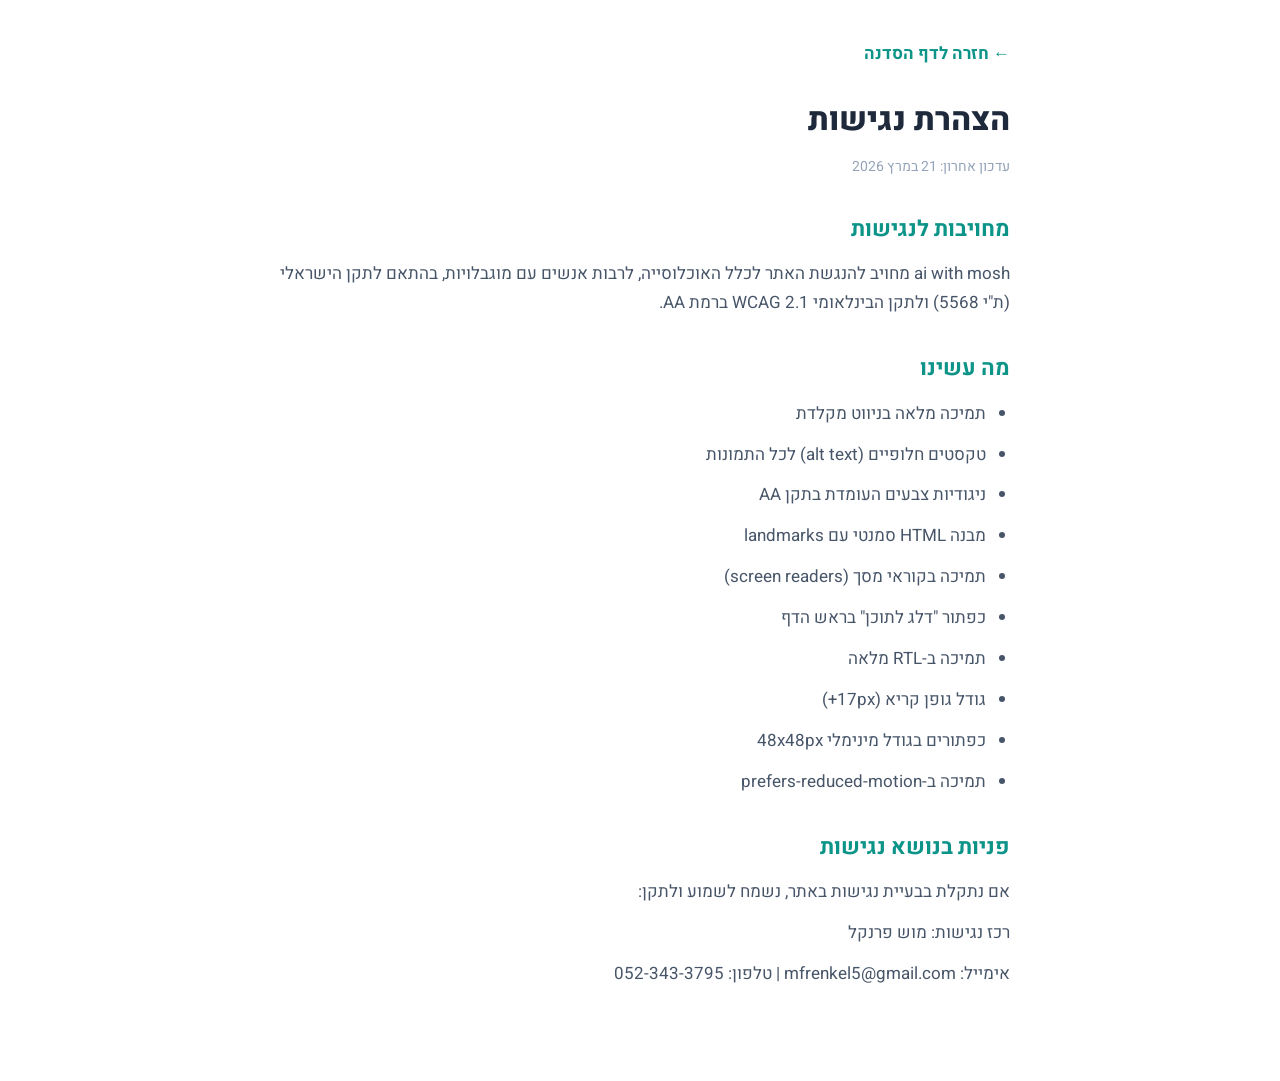
<file: accessibility.html>
<!DOCTYPE html>
<html lang="he" dir="rtl">
<head>
  <meta charset="UTF-8">
  <meta name="viewport" content="width=device-width, initial-scale=1.0">
  <title>הצהרת נגישות | ai with mosh</title>
  <link rel="preconnect" href="https://fonts.googleapis.com">
  <link rel="preconnect" href="https://fonts.gstatic.com" crossorigin>
  <link href="https://fonts.googleapis.com/css2?family=Heebo:wght@400;700;800&display=swap" rel="stylesheet">
  <style>
    *, *::before, *::after { box-sizing: border-box; margin: 0; padding: 0; }
    body { font-family: 'Heebo', sans-serif; font-size: 17px; line-height: 1.7; color: #1E293B; background: #fff; }
    .container { max-width: 780px; margin: 0 auto; padding: 40px 20px 80px; }
    h1 { font-size: 32px; font-weight: 800; margin-bottom: 8px; }
    h2 { font-size: 22px; font-weight: 700; margin-top: 32px; margin-bottom: 12px; color: #0D9488; }
    p, li { margin-bottom: 12px; color: #475569; }
    ul { padding-right: 24px; }
    .back-link { display: inline-block; margin-bottom: 24px; color: #0D9488; font-weight: 700; text-decoration: none; }
    .back-link:hover { text-decoration: underline; }
    .update-date { font-size: 14px; color: #94A3B8; margin-bottom: 32px; }
  </style>
</head>
<body>
  <div class="container">
    <a href="index.html" class="back-link">&#8592; חזרה לדף הסדנה</a>
    <h1>הצהרת נגישות</h1>
    <p class="update-date">עדכון אחרון: 21 במרץ 2026</p>

    <h2>מחויבות לנגישות</h2>
    <p>ai with mosh מחויב להנגשת האתר לכלל האוכלוסייה, לרבות אנשים עם מוגבלויות, בהתאם לתקן הישראלי (ת"י 5568) ולתקן הבינלאומי WCAG 2.1 ברמת AA.</p>

    <h2>מה עשינו</h2>
    <ul>
      <li>תמיכה מלאה בניווט מקלדת</li>
      <li>טקסטים חלופיים (alt text) לכל התמונות</li>
      <li>ניגודיות צבעים העומדת בתקן AA</li>
      <li>מבנה HTML סמנטי עם landmarks</li>
      <li>תמיכה בקוראי מסך (screen readers)</li>
      <li>כפתור "דלג לתוכן" בראש הדף</li>
      <li>תמיכה ב-RTL מלאה</li>
      <li>גודל גופן קריא (17px+)</li>
      <li>כפתורים בגודל מינימלי 48x48px</li>
      <li>תמיכה ב-prefers-reduced-motion</li>
    </ul>

    <h2>פניות בנושא נגישות</h2>
    <p>אם נתקלת בבעיית נגישות באתר, נשמח לשמוע ולתקן:</p>
    <p>רכז נגישות: מוש פרנקל</p>
    <p>אימייל: mfrenkel5@gmail.com | טלפון: 052-343-3795</p>
  </div>
</body>
</html>
</file>
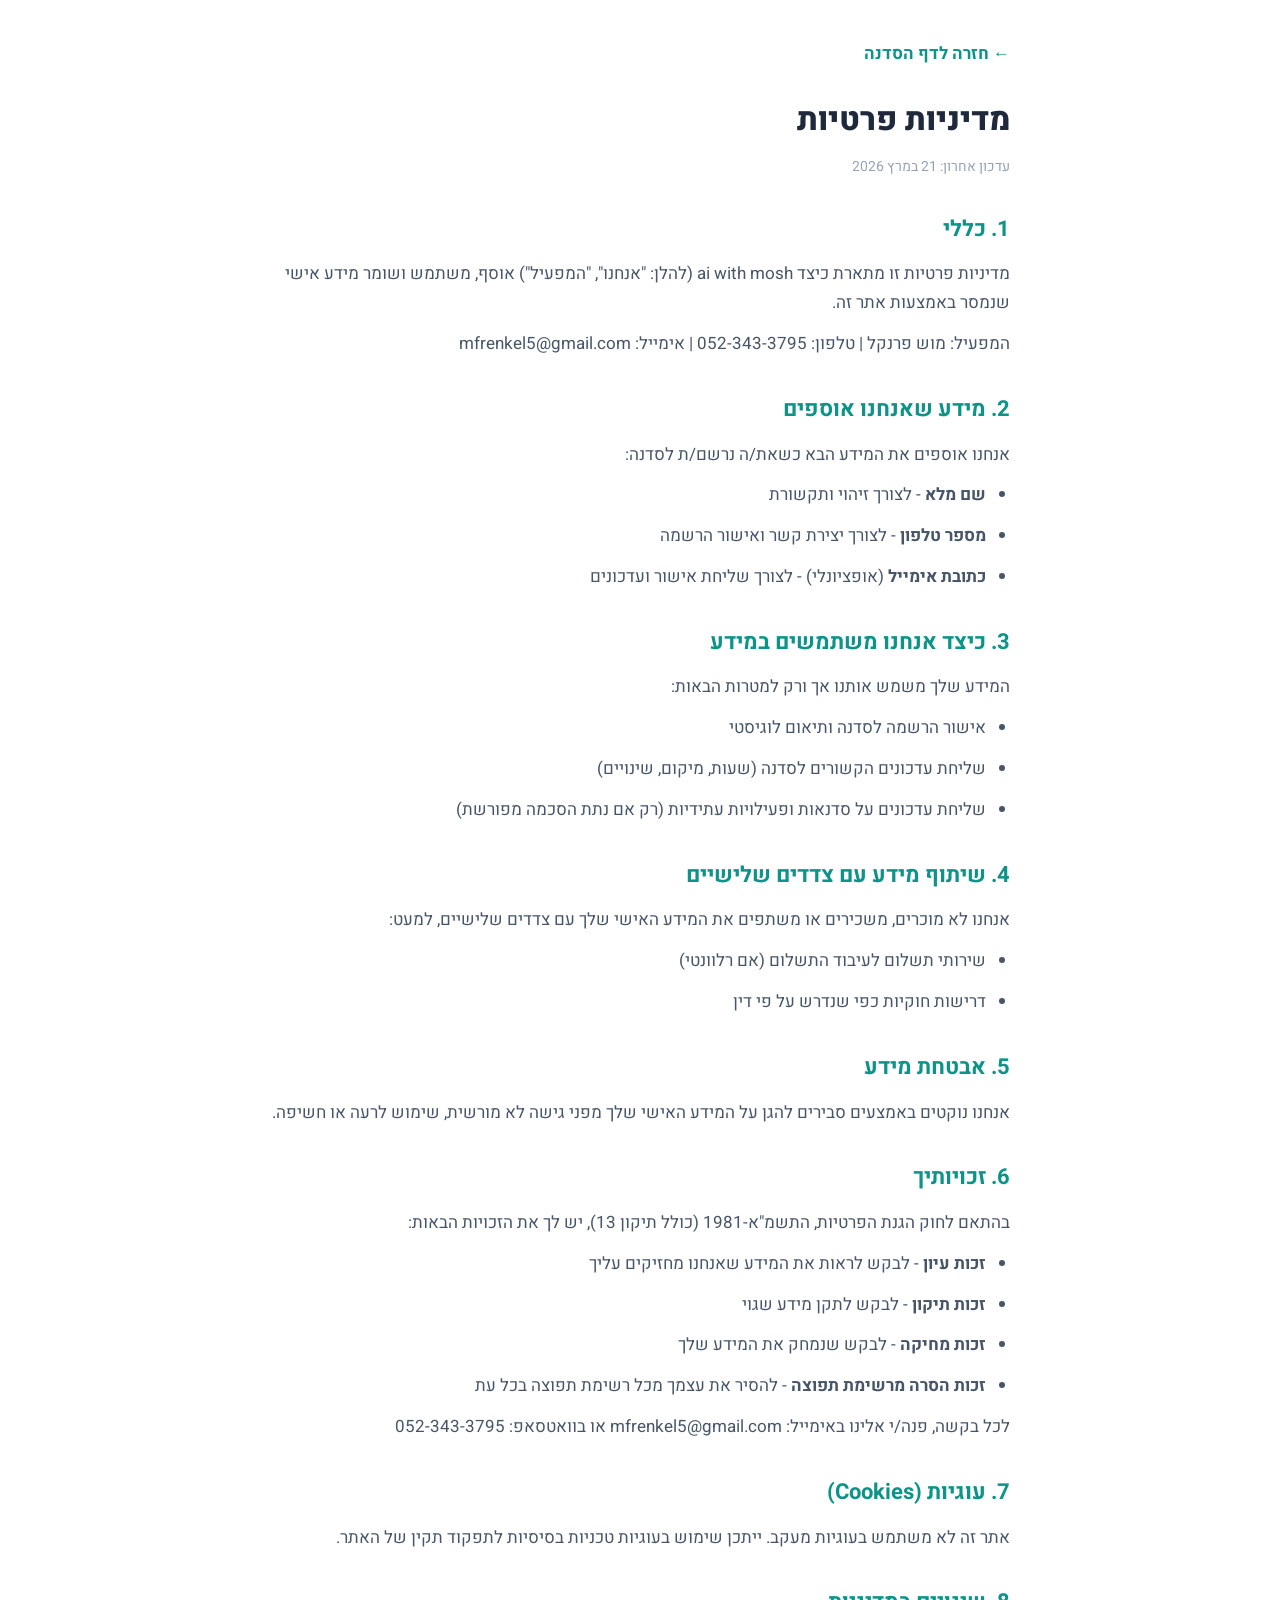
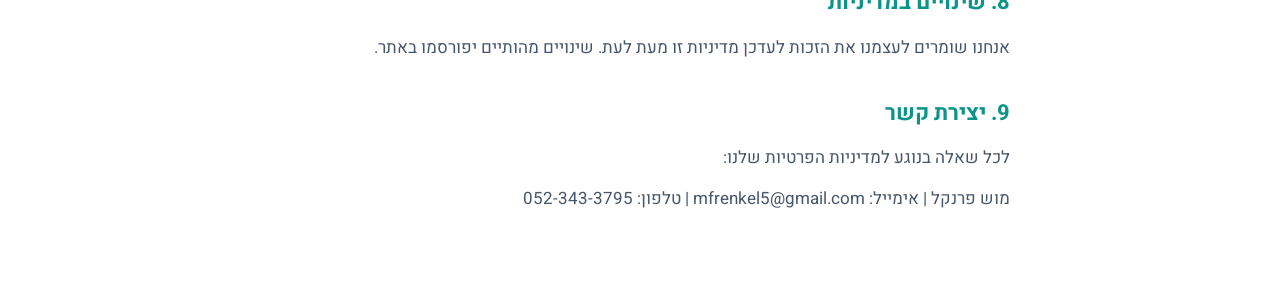
<file: privacy-policy.html>
<!DOCTYPE html>
<html lang="he" dir="rtl">
<head>
  <meta charset="UTF-8">
  <meta name="viewport" content="width=device-width, initial-scale=1.0">
  <title>מדיניות פרטיות | ai with mosh</title>
  <link rel="preconnect" href="https://fonts.googleapis.com">
  <link rel="preconnect" href="https://fonts.gstatic.com" crossorigin>
  <link href="https://fonts.googleapis.com/css2?family=Heebo:wght@400;700;800&display=swap" rel="stylesheet">
  <style>
    *, *::before, *::after { box-sizing: border-box; margin: 0; padding: 0; }
    body { font-family: 'Heebo', sans-serif; font-size: 17px; line-height: 1.7; color: #1E293B; background: #fff; }
    .container { max-width: 780px; margin: 0 auto; padding: 40px 20px 80px; }
    h1 { font-size: 32px; font-weight: 800; margin-bottom: 8px; }
    h2 { font-size: 22px; font-weight: 700; margin-top: 32px; margin-bottom: 12px; color: #0D9488; }
    p, li { margin-bottom: 12px; color: #475569; }
    ul { padding-right: 24px; }
    .back-link { display: inline-block; margin-bottom: 24px; color: #0D9488; font-weight: 700; text-decoration: none; }
    .back-link:hover { text-decoration: underline; }
    .update-date { font-size: 14px; color: #94A3B8; margin-bottom: 32px; }
  </style>
</head>
<body>
  <div class="container">
    <a href="index.html" class="back-link">&#8592; חזרה לדף הסדנה</a>
    <h1>מדיניות פרטיות</h1>
    <p class="update-date">עדכון אחרון: 21 במרץ 2026</p>

    <h2>1. כללי</h2>
    <p>מדיניות פרטיות זו מתארת כיצד ai with mosh (להלן: "אנחנו", "המפעיל") אוסף, משתמש ושומר מידע אישי שנמסר באמצעות אתר זה.</p>
    <p>המפעיל: מוש פרנקל | טלפון: 052-343-3795 | אימייל: mfrenkel5@gmail.com</p>

    <h2>2. מידע שאנחנו אוספים</h2>
    <p>אנחנו אוספים את המידע הבא כשאת/ה נרשם/ת לסדנה:</p>
    <ul>
      <li><strong>שם מלא</strong> - לצורך זיהוי ותקשורת</li>
      <li><strong>מספר טלפון</strong> - לצורך יצירת קשר ואישור הרשמה</li>
      <li><strong>כתובת אימייל</strong> (אופציונלי) - לצורך שליחת אישור ועדכונים</li>
    </ul>

    <h2>3. כיצד אנחנו משתמשים במידע</h2>
    <p>המידע שלך משמש אותנו אך ורק למטרות הבאות:</p>
    <ul>
      <li>אישור הרשמה לסדנה ותיאום לוגיסטי</li>
      <li>שליחת עדכונים הקשורים לסדנה (שעות, מיקום, שינויים)</li>
      <li>שליחת עדכונים על סדנאות ופעילויות עתידיות (רק אם נתת הסכמה מפורשת)</li>
    </ul>

    <h2>4. שיתוף מידע עם צדדים שלישיים</h2>
    <p>אנחנו לא מוכרים, משכירים או משתפים את המידע האישי שלך עם צדדים שלישיים, למעט:</p>
    <ul>
      <li>שירותי תשלום לעיבוד התשלום (אם רלוונטי)</li>
      <li>דרישות חוקיות כפי שנדרש על פי דין</li>
    </ul>

    <h2>5. אבטחת מידע</h2>
    <p>אנחנו נוקטים באמצעים סבירים להגן על המידע האישי שלך מפני גישה לא מורשית, שימוש לרעה או חשיפה.</p>

    <h2>6. זכויותיך</h2>
    <p>בהתאם לחוק הגנת הפרטיות, התשמ"א-1981 (כולל תיקון 13), יש לך את הזכויות הבאות:</p>
    <ul>
      <li><strong>זכות עיון</strong> - לבקש לראות את המידע שאנחנו מחזיקים עליך</li>
      <li><strong>זכות תיקון</strong> - לבקש לתקן מידע שגוי</li>
      <li><strong>זכות מחיקה</strong> - לבקש שנמחק את המידע שלך</li>
      <li><strong>זכות הסרה מרשימת תפוצה</strong> - להסיר את עצמך מכל רשימת תפוצה בכל עת</li>
    </ul>
    <p>לכל בקשה, פנה/י אלינו באימייל: mfrenkel5@gmail.com או בוואטסאפ: 052-343-3795</p>

    <h2>7. עוגיות (Cookies)</h2>
    <p>אתר זה לא משתמש בעוגיות מעקב. ייתכן שימוש בעוגיות טכניות בסיסיות לתפקוד תקין של האתר.</p>

    <h2>8. שינויים במדיניות</h2>
    <p>אנחנו שומרים לעצמנו את הזכות לעדכן מדיניות זו מעת לעת. שינויים מהותיים יפורסמו באתר.</p>

    <h2>9. יצירת קשר</h2>
    <p>לכל שאלה בנוגע למדיניות הפרטיות שלנו:</p>
    <p>מוש פרנקל | אימייל: mfrenkel5@gmail.com | טלפון: 052-343-3795</p>
  </div>
</body>
</html>
</file>
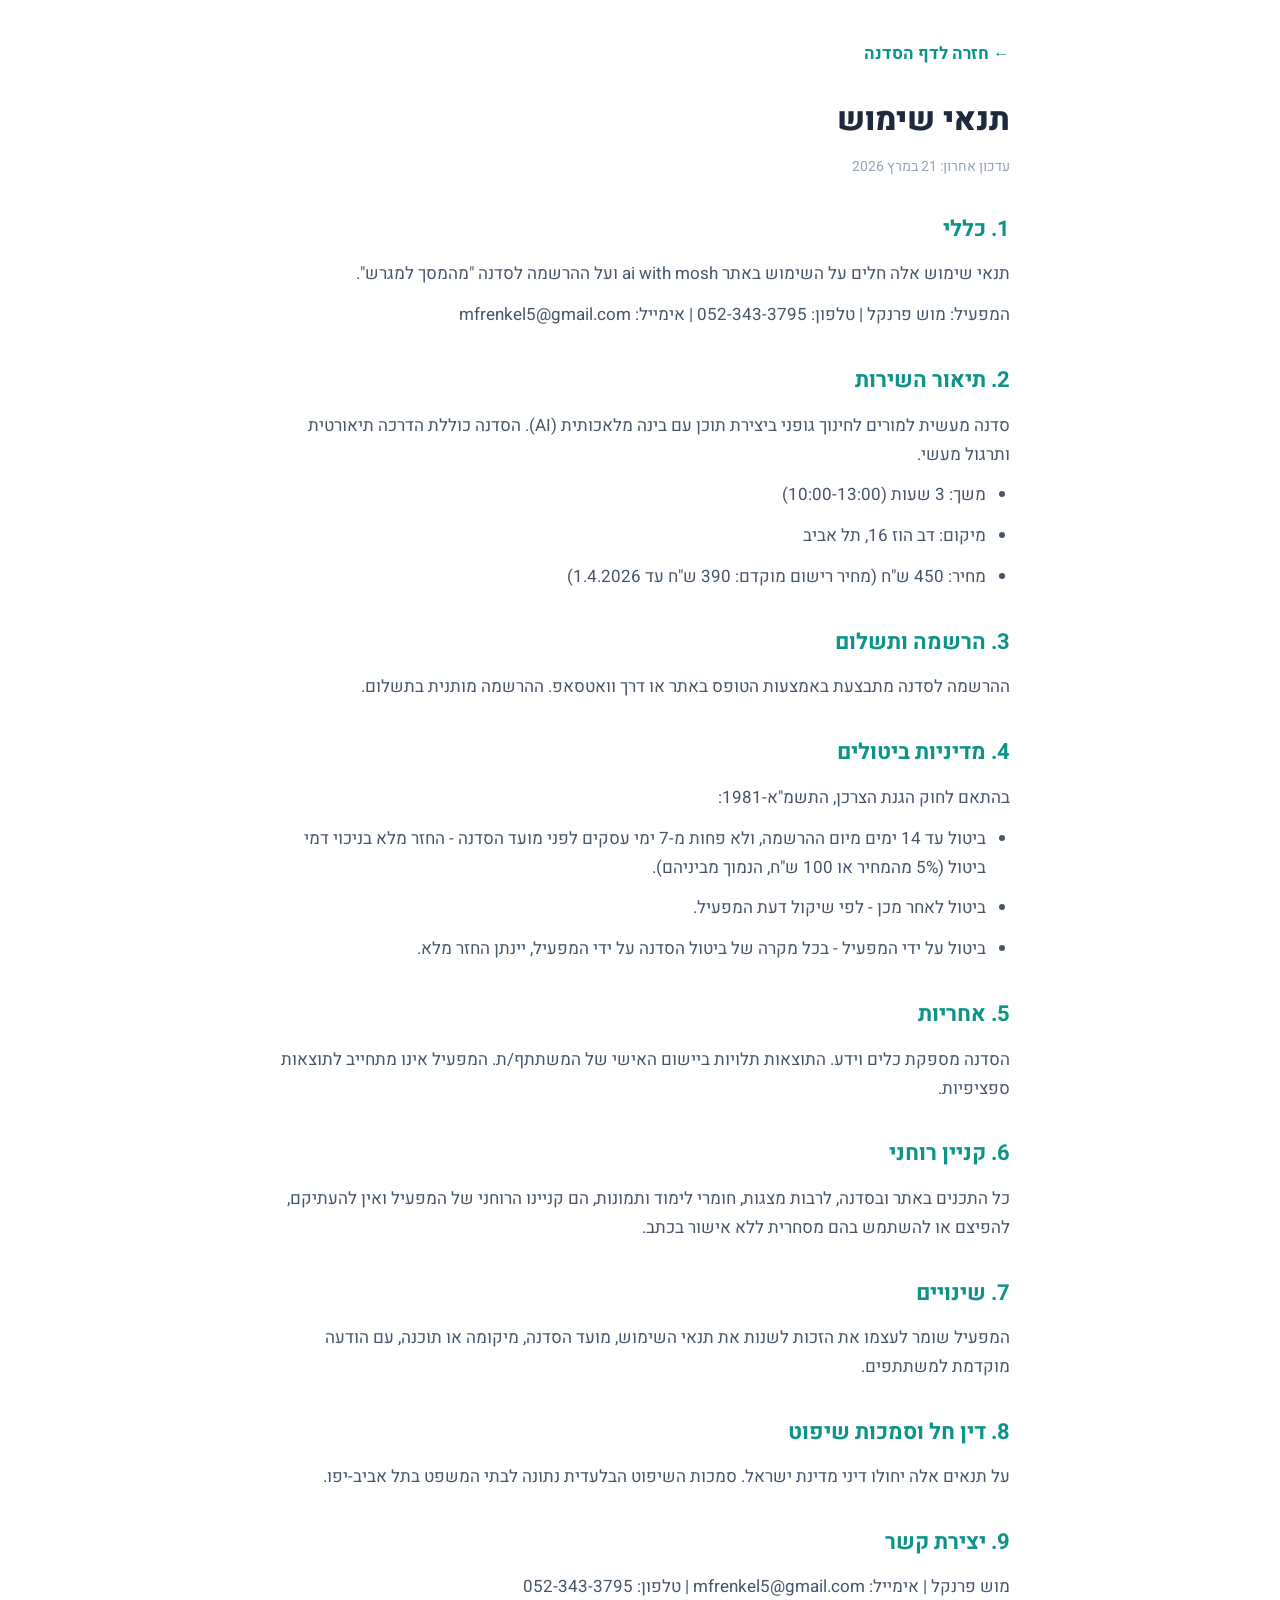
<file: terms.html>
<!DOCTYPE html>
<html lang="he" dir="rtl">
<head>
  <meta charset="UTF-8">
  <meta name="viewport" content="width=device-width, initial-scale=1.0">
  <title>תנאי שימוש | ai with mosh</title>
  <link rel="preconnect" href="https://fonts.googleapis.com">
  <link rel="preconnect" href="https://fonts.gstatic.com" crossorigin>
  <link href="https://fonts.googleapis.com/css2?family=Heebo:wght@400;700;800&display=swap" rel="stylesheet">
  <style>
    *, *::before, *::after { box-sizing: border-box; margin: 0; padding: 0; }
    body { font-family: 'Heebo', sans-serif; font-size: 17px; line-height: 1.7; color: #1E293B; background: #fff; }
    .container { max-width: 780px; margin: 0 auto; padding: 40px 20px 80px; }
    h1 { font-size: 32px; font-weight: 800; margin-bottom: 8px; }
    h2 { font-size: 22px; font-weight: 700; margin-top: 32px; margin-bottom: 12px; color: #0D9488; }
    p, li { margin-bottom: 12px; color: #475569; }
    ul { padding-right: 24px; }
    .back-link { display: inline-block; margin-bottom: 24px; color: #0D9488; font-weight: 700; text-decoration: none; }
    .back-link:hover { text-decoration: underline; }
    .update-date { font-size: 14px; color: #94A3B8; margin-bottom: 32px; }
  </style>
</head>
<body>
  <div class="container">
    <a href="index.html" class="back-link">&#8592; חזרה לדף הסדנה</a>
    <h1>תנאי שימוש</h1>
    <p class="update-date">עדכון אחרון: 21 במרץ 2026</p>

    <h2>1. כללי</h2>
    <p>תנאי שימוש אלה חלים על השימוש באתר ai with mosh ועל ההרשמה לסדנה "מהמסך למגרש".</p>
    <p>המפעיל: מוש פרנקל | טלפון: 052-343-3795 | אימייל: mfrenkel5@gmail.com</p>

    <h2>2. תיאור השירות</h2>
    <p>סדנה מעשית למורים לחינוך גופני ביצירת תוכן עם בינה מלאכותית (AI). הסדנה כוללת הדרכה תיאורטית ותרגול מעשי.</p>
    <ul>
      <li>משך: 3 שעות (10:00-13:00)</li>
      <li>מיקום: דב הוז 16, תל אביב</li>
      <li>מחיר: 450 ש"ח (מחיר רישום מוקדם: 390 ש"ח עד 1.4.2026)</li>
    </ul>

    <h2>3. הרשמה ותשלום</h2>
    <p>ההרשמה לסדנה מתבצעת באמצעות הטופס באתר או דרך וואטסאפ. ההרשמה מותנית בתשלום.</p>

    <h2>4. מדיניות ביטולים</h2>
    <p>בהתאם לחוק הגנת הצרכן, התשמ"א-1981:</p>
    <ul>
      <li>ביטול עד 14 ימים מיום ההרשמה, ולא פחות מ-7 ימי עסקים לפני מועד הסדנה - החזר מלא בניכוי דמי ביטול (5% מהמחיר או 100 ש"ח, הנמוך מביניהם).</li>
      <li>ביטול לאחר מכן - לפי שיקול דעת המפעיל.</li>
      <li>ביטול על ידי המפעיל - בכל מקרה של ביטול הסדנה על ידי המפעיל, יינתן החזר מלא.</li>
    </ul>

    <h2>5. אחריות</h2>
    <p>הסדנה מספקת כלים וידע. התוצאות תלויות ביישום האישי של המשתתף/ת. המפעיל אינו מתחייב לתוצאות ספציפיות.</p>

    <h2>6. קניין רוחני</h2>
    <p>כל התכנים באתר ובסדנה, לרבות מצגות, חומרי לימוד ותמונות, הם קניינו הרוחני של המפעיל ואין להעתיקם, להפיצם או להשתמש בהם מסחרית ללא אישור בכתב.</p>

    <h2>7. שינויים</h2>
    <p>המפעיל שומר לעצמו את הזכות לשנות את תנאי השימוש, מועד הסדנה, מיקומה או תוכנה, עם הודעה מוקדמת למשתתפים.</p>

    <h2>8. דין חל וסמכות שיפוט</h2>
    <p>על תנאים אלה יחולו דיני מדינת ישראל. סמכות השיפוט הבלעדית נתונה לבתי המשפט בתל אביב-יפו.</p>

    <h2>9. יצירת קשר</h2>
    <p>מוש פרנקל | אימייל: mfrenkel5@gmail.com | טלפון: 052-343-3795</p>
  </div>
</body>
</html>
</file>
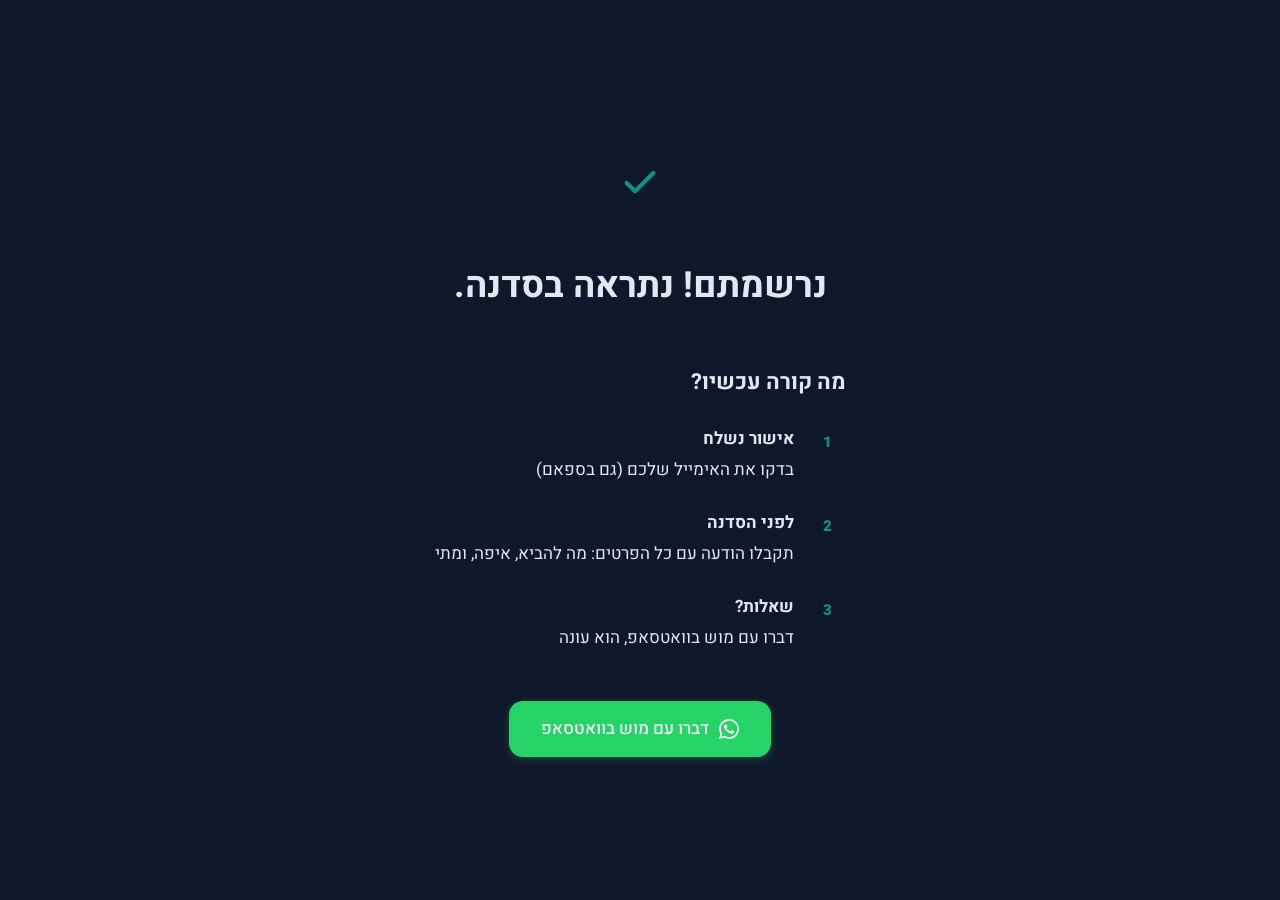
<file: thank-you.html>
<!DOCTYPE html>
<html lang="he" dir="rtl">
<head>
  <meta charset="UTF-8">
  <meta name="viewport" content="width=device-width, initial-scale=1.0">
  <title>נרשמתם! נתראה בסדנה | ai with mosh</title>
  <meta name="robots" content="noindex, nofollow">
  <meta property="og:title" content="נרשמתם! נתראה בסדנה | ai with mosh">

  <link rel="preconnect" href="https://fonts.googleapis.com">
  <link rel="preconnect" href="https://fonts.gstatic.com" crossorigin>
  <link href="https://fonts.googleapis.com/css2?family=Heebo:wght@400;500;600;700;800;900&display=swap" rel="stylesheet">
  <link rel="stylesheet" href="style.css">
</head>
<body>

  <main class="container" style="min-height: 100vh; display: flex; align-items: center; justify-content: center;">
    <div style="max-width: 600px; text-align: center; padding: 48px 0;">
      <!-- Checkmark icon -->
      <div style="width: 80px; height: 80px; border-radius: 50%; background: var(--teal-glow); display: flex; align-items: center; justify-content: center; margin: 0 auto 32px;">
        <svg width="40" height="40" viewBox="0 0 24 24" fill="none" stroke="var(--teal)" stroke-width="2.5" stroke-linecap="round" stroke-linejoin="round"><polyline points="20 6 9 17 4 12"/></svg>
      </div>

      <h1 style="font-size: 36px; margin-bottom: 16px;">נרשמתם! נתראה בסדנה.</h1>

      <div style="text-align: right; max-width: 480px; margin: 48px auto;">
        <h2 style="font-size: 22px; text-align: right; margin-bottom: 24px;">מה קורה עכשיו?</h2>

        <div style="display: flex; flex-direction: column; gap: 24px;">
          <div style="display: flex; gap: 16px; align-items: flex-start;">
            <div style="width: 36px; height: 36px; border-radius: 50%; background: var(--teal-glow); display: flex; align-items: center; justify-content: center; flex-shrink: 0; font-weight: 800; color: var(--teal); font-size: 15px;">1</div>
            <div>
              <strong>אישור נשלח</strong>
              <p style="color: var(--text-sub); margin-top: 2px;">בדקו את האימייל שלכם (גם בספאם)</p>
            </div>
          </div>
          <div style="display: flex; gap: 16px; align-items: flex-start;">
            <div style="width: 36px; height: 36px; border-radius: 50%; background: var(--teal-glow); display: flex; align-items: center; justify-content: center; flex-shrink: 0; font-weight: 800; color: var(--teal); font-size: 15px;">2</div>
            <div>
              <strong>לפני הסדנה</strong>
              <p style="color: var(--text-sub); margin-top: 2px;">תקבלו הודעה עם כל הפרטים: מה להביא, איפה, ומתי</p>
            </div>
          </div>
          <div style="display: flex; gap: 16px; align-items: flex-start;">
            <div style="width: 36px; height: 36px; border-radius: 50%; background: var(--teal-glow); display: flex; align-items: center; justify-content: center; flex-shrink: 0; font-weight: 800; color: var(--teal); font-size: 15px;">3</div>
            <div>
              <strong>שאלות?</strong>
              <p style="color: var(--text-sub); margin-top: 2px;">דברו עם מוש בוואטסאפ, הוא עונה</p>
            </div>
          </div>
        </div>
      </div>

      <a href="https://wa.me/972523433795?text=%D7%94%D7%99%D7%99%20%D7%9E%D7%95%D7%A9%2C%20%D7%A0%D7%A8%D7%A9%D7%9E%D7%AA%D7%99%20%D7%9C%D7%A1%D7%93%D7%A0%D7%94%20%27%D7%9E%D7%94%D7%9E%D7%A1%D7%9A%20%D7%9C%D7%9E%D7%92%D7%A8%D7%A9%27" class="btn btn--wa" target="_blank" rel="noopener noreferrer" style="margin: 0 auto;">
        <svg width="20" height="20" viewBox="0 0 24 24" fill="currentColor" aria-hidden="true"><path d="M17.472 14.382c-.297-.149-1.758-.867-2.03-.967-.273-.099-.471-.148-.67.15-.197.297-.767.966-.94 1.164-.173.199-.347.223-.644.075-.297-.15-1.255-.463-2.39-1.475-.883-.788-1.48-1.761-1.653-2.059-.173-.297-.018-.458.13-.606.134-.133.298-.347.446-.52.149-.174.198-.298.298-.497.099-.198.05-.371-.025-.52-.075-.149-.669-1.612-.916-2.207-.242-.579-.487-.5-.669-.51-.173-.008-.371-.01-.57-.01-.198 0-.52.074-.792.372-.272.297-1.04 1.016-1.04 2.479 0 1.462 1.065 2.875 1.213 3.074.149.198 2.096 3.2 5.077 4.487.709.306 1.262.489 1.694.625.712.227 1.36.195 1.871.118.571-.085 1.758-.719 2.006-1.413.248-.694.248-1.289.173-1.413-.074-.124-.272-.198-.57-.347m-5.421 7.403h-.004a9.87 9.87 0 01-5.031-1.378l-.361-.214-3.741.982.998-3.648-.235-.374a9.86 9.86 0 01-1.51-5.26c.001-5.45 4.436-9.884 9.888-9.884 2.64 0 5.122 1.03 6.988 2.898a9.825 9.825 0 012.893 6.994c-.003 5.45-4.437 9.884-9.885 9.884m8.413-18.297A11.815 11.815 0 0012.05 0C5.495 0 .16 5.335.157 11.892c0 2.096.547 4.142 1.588 5.945L.057 24l6.305-1.654a11.882 11.882 0 005.683 1.448h.005c6.554 0 11.89-5.335 11.893-11.893a11.821 11.821 0 00-3.48-8.413z"/></svg>
        דברו עם מוש בוואטסאפ
      </a>
    </div>
  </main>

</body>
</html>
</file>
<file: style.css>
/* ============================================================
   AI WITH MOSH — "The Stylized Tech-Studio"
   Premium Landing Page — RTL Hebrew, Mobile-First
   DARK MODE — Full dark theme
   ============================================================ */

/* ---------- RESET & BASE ---------- */
*, *::before, *::after { box-sizing: border-box; margin: 0; padding: 0; }

:root {
  /* Brand */
  --teal: #0D9488;
  --teal-light: #14B8A6;
  --teal-muted: rgba(13, 148, 136, 0.12);
  --orange: #F97316;
  --orange-hover: #EA580C;
  --orange-light: #FB923C;

  /* Backgrounds — DARK MODE */
  --bg-white: #0F172A;
  --bg-cream: #1E293B;
  --bg-hero: #0C1222;
  --bg-dark: #0F172A;

  /* Text — DARK MODE */
  --text-primary: #E2E8F0;
  --text-secondary: #94A3B8;
  --text-muted: #64748B;
  --text-on-dark: #E2E8F0;
  --text-on-cta: #FFFFFF;

  /* Glow System */
  --glow-teal-sm: 0 0 10px rgba(13, 148, 136, 0.25);
  --glow-teal-md: 0 0 20px rgba(13, 148, 136, 0.2), 0 0 60px rgba(13, 148, 136, 0.08);
  --glow-teal-lg: 0 0 30px rgba(13, 148, 136, 0.3), 0 0 80px rgba(13, 148, 136, 0.12);
  --glow-orange-sm: 0 0 12px rgba(249, 115, 22, 0.3);
  --glow-orange-md: 0 0 20px rgba(249, 115, 22, 0.25), 0 0 50px rgba(249, 115, 22, 0.1);
  --glow-orange-lg: 0 0 30px rgba(249, 115, 22, 0.35), 0 0 80px rgba(249, 115, 22, 0.15);

  /* Shadows — Dark mode adjusted */
  --shadow-card: 0 1px 3px rgba(0,0,0,0.2), 0 6px 16px rgba(0,0,0,0.15);
  --shadow-card-hover: 0 4px 12px rgba(0,0,0,0.25), 0 16px 40px rgba(0,0,0,0.2);
  --shadow-elevated: 0 8px 24px rgba(0,0,0,0.3), 0 24px 64px rgba(0,0,0,0.2);

  /* LED */
  --led-teal: linear-gradient(90deg, transparent, var(--teal), transparent);
  --led-mixed: linear-gradient(90deg, transparent, var(--teal) 30%, var(--orange) 70%, transparent);

  /* Motion */
  --ease-out: cubic-bezier(0.25, 0.46, 0.45, 0.94);
  --ease-spring: cubic-bezier(0.34, 1.56, 0.64, 1);
  --duration: 0.5s;
}

html {
  scroll-behavior: smooth;
  -webkit-text-size-adjust: 100%;
}

body {
  font-family: 'Heebo', 'Arial Hebrew', Tahoma, sans-serif;
  font-size: 17px;
  line-height: 1.7;
  color: var(--text-primary);
  background: var(--bg-white);
  overflow-x: hidden;
  -webkit-font-smoothing: antialiased;
}

img {
  max-width: 100%;
  height: auto;
  display: block;
}

a { color: inherit; text-decoration: none; }

/* ---------- FOCUS & ACCESSIBILITY ---------- */
.skip-link {
  position: absolute;
  top: -100%;
  inset-inline-start: 16px;
  background: var(--teal);
  color: #fff;
  padding: 12px 24px;
  border-radius: 0 0 8px 8px;
  font-weight: 700;
  z-index: 9999;
  transition: top 0.3s;
}
.skip-link:focus { top: 0; }

:focus-visible {
  outline: 2px solid var(--teal);
  outline-offset: 2px;
}

/* ---------- CONTAINER ---------- */
.container {
  width: 100%;
  max-width: 1200px;
  margin-inline: auto;
  padding-inline: 20px;
}

@media (min-width: 640px) {
  .container { padding-inline: 40px; }
}

/* ---------- TYPOGRAPHY ---------- */
.section-title {
  font-size: 28px;
  font-weight: 800;
  line-height: 1.3;
  color: var(--text-primary);
  text-align: center;
  margin-block-end: 16px;
}

/* --light still available for register section overlay */
.section-title--light { color: var(--text-on-dark); }

.section-sub {
  font-size: 18px;
  line-height: 1.6;
  color: var(--text-secondary);
  text-align: center;
  max-width: 680px;
  margin-inline: auto;
  margin-block-end: 40px;
}

.section-sub--light { color: var(--text-on-dark); opacity: 0.85; }

@media (min-width: 1024px) {
  .section-title { font-size: 40px; margin-block-end: 20px; }
  .section-sub { font-size: 20px; margin-block-end: 48px; }
}

/* ---------- BUTTONS ---------- */
.btn {
  display: inline-flex;
  align-items: center;
  justify-content: center;
  gap: 10px;
  font-family: inherit;
  font-weight: 700;
  border: none;
  border-radius: 14px;
  cursor: pointer;
  transition: all 0.35s var(--ease-out);
  text-decoration: none;
  position: relative;
  overflow: hidden;
}

.btn--cta {
  background: var(--orange);
  color: var(--text-on-cta);
  font-size: 18px;
  padding: 18px 40px;
  width: 100%;
  box-shadow: var(--glow-orange-sm);
}

.btn--cta:hover,
.btn--cta:focus-visible {
  background: var(--orange-hover);
  transform: translateY(-2px);
  box-shadow: var(--glow-orange-lg);
}

.btn--cta:active { transform: translateY(0); }

/* CTA shimmer */
.btn--cta::after {
  content: '';
  position: absolute;
  inset: 0;
  border-radius: inherit;
  background: linear-gradient(
    105deg,
    transparent 35%,
    rgba(255,255,255,0.25) 45%,
    rgba(255,255,255,0.25) 55%,
    transparent 65%
  );
  background-size: 250% 100%;
  animation: shimmer 4s ease-in-out infinite;
  pointer-events: none;
}

@keyframes shimmer {
  0%, 100% { background-position: 200% center; }
  50% { background-position: -100% center; }
}

.btn--wa {
  background: #25D366;
  color: #fff;
  font-size: 17px;
  font-weight: 500;
  padding: 14px 32px;
  border-radius: 14px;
  box-shadow: 0 2px 8px rgba(37, 211, 102, 0.3);
}

.btn--wa:hover {
  background: #1fba59;
  transform: translateY(-2px);
  box-shadow: 0 4px 16px rgba(37, 211, 102, 0.4);
}

@media (min-width: 640px) {
  .btn--cta { width: auto; min-width: 280px; font-size: 20px; }
}

/* ============================================================
   HERO — Dark Studio Background
   ============================================================ */
.hero {
  position: relative;
  overflow: hidden;
  padding: 48px 0 56px;
  min-height: 100svh;
  display: flex;
  align-items: center;
}

.hero__bg {
  position: absolute;
  inset: 0;
  z-index: 0;
}

.hero__bg img {
  width: 100%;
  height: 100%;
  object-fit: cover;
  object-position: center;
}

.hero__bg-overlay {
  position: absolute;
  inset: 0;
  background:
    linear-gradient(180deg,
      rgba(12, 18, 34, 0.88) 0%,
      rgba(12, 18, 34, 0.92) 50%,
      rgba(12, 18, 34, 0.96) 100%
    );
}

.hero__led-line {
  position: absolute;
  inset-inline: 0;
  height: 3px;
  background: var(--led-mixed);
  z-index: 2;
  opacity: 0.7;
}
.hero__led-line--top { top: 0; }
.hero__led-line--bottom { bottom: 0; }

.hero__inner {
  position: relative;
  z-index: 1;
  display: flex;
  flex-direction: column;
  gap: 40px;
  align-items: center;
  text-align: center;
}

.hero__content { max-width: 600px; }

/* Badge */
.hero__badge {
  display: inline-flex;
  align-items: center;
  gap: 8px;
  background: rgba(13, 148, 136, 0.15);
  border: 1px solid rgba(13, 148, 136, 0.3);
  color: var(--teal-light);
  font-size: 14px;
  font-weight: 600;
  padding: 6px 18px;
  border-radius: 100px;
  margin-block-end: 24px;
  backdrop-filter: blur(8px);
}

.hero__badge-dot {
  width: 8px;
  height: 8px;
  background: var(--teal-light);
  border-radius: 50%;
  animation: pulse-dot 2s ease-in-out infinite;
}

@keyframes pulse-dot {
  0%, 100% { opacity: 1; box-shadow: 0 0 0 0 rgba(20, 184, 166, 0.4); }
  50% { opacity: 0.7; box-shadow: 0 0 0 6px rgba(20, 184, 166, 0); }
}

/* Title */
.hero__title {
  font-size: 32px;
  font-weight: 900;
  line-height: 1.25;
  color: #fff;
  margin-block-end: 20px;
}

.hero__title-accent {
  color: var(--teal-light);
  display: block;
  margin-block-start: 4px;
}

.hero__subtitle {
  font-size: 17px;
  line-height: 1.6;
  color: rgba(255,255,255,0.75);
  margin-block-end: 28px;
}
.hero__subtitle strong { color: #fff; }

.hero__cta { margin-block-end: 12px; }

.hero__micro {
  font-size: 14px;
  color: rgba(255,255,255,0.45);
  margin-block-end: 28px;
}

/* Details bar */
.hero__details {
  display: flex;
  flex-wrap: wrap;
  gap: 10px;
  justify-content: center;
}

.hero__detail {
  display: inline-flex;
  align-items: center;
  gap: 6px;
  font-size: 13px;
  color: rgba(255,255,255,0.6);
  background: rgba(255,255,255,0.06);
  border: 1px solid rgba(255,255,255,0.1);
  padding: 6px 14px;
  border-radius: 8px;
  backdrop-filter: blur(4px);
}

.hero__detail svg { color: var(--teal-light); flex-shrink: 0; }

/* Hero Image */
.hero__image {
  width: 100%;
  max-width: 300px;
}

.hero__image-frame {
  position: relative;
  border-radius: 20px;
  overflow: hidden;
  box-shadow:
    0 0 0 1px rgba(13, 148, 136, 0.3),
    var(--glow-teal-md),
    0 20px 60px rgba(0,0,0,0.4);
}

.hero__image-frame img {
  width: 100%;
  aspect-ratio: 4/5;
  object-fit: cover;
  object-position: center top;
}

.hero__image-frame::after {
  content: '';
  position: absolute;
  inset: 0;
  border-radius: 20px;
  border: 1px solid rgba(13, 148, 136, 0.25);
  pointer-events: none;
  box-shadow: inset 0 0 40px rgba(13, 148, 136, 0.06);
}

@media (min-width: 1024px) {
  .hero { padding: 80px 0 100px; }

  .hero__inner {
    flex-direction: row;
    text-align: start;
    gap: 48px;
  }

  .hero__content { flex: 1 1 55%; max-width: none; }

  .hero__title { font-size: 52px; }

  .hero__subtitle { font-size: 19px; }

  .hero__details { justify-content: flex-start; }

  .hero__image {
    flex: 1 1 40%;
    max-width: 420px;
  }

  .hero__cta { width: auto; min-width: 300px; }
}

@media (min-width: 1280px) {
  .hero__title { font-size: 56px; }
}

/* ============================================================
   PAIN — Dark Background
   ============================================================ */
.pain {
  background: var(--bg-cream);
  padding: 64px 0;
  position: relative;
}

.pain::before {
  content: '';
  position: absolute;
  inset: 0;
  background-image: url("data:image/svg+xml,%3Csvg width='60' height='60' viewBox='0 0 60 60' xmlns='http://www.w3.org/2000/svg'%3E%3Cg fill='none' fill-rule='evenodd'%3E%3Cg fill='%23FFFFFF' fill-opacity='0.03'%3E%3Cpath d='M36 34v-4h-2v4h-4v2h4v4h2v-4h4v-2h-4zm0-30V0h-2v4h-4v2h4v4h2V6h4V4h-4zM6 34v-4H4v4H0v2h4v4h2v-4h4v-2H6zM6 4V0H4v4H0v2h4v4h2V6h4V4H6z'/%3E%3C/g%3E%3C/g%3E%3C/svg%3E");
  pointer-events: none;
}

.pain__grid {
  display: grid;
  grid-template-columns: 1fr;
  gap: 20px;
  margin-block-end: 32px;
}

.pain__card {
  background: rgba(255,255,255,0.04);
  backdrop-filter: blur(8px);
  border: 1px solid rgba(255,255,255,0.08);
  border-radius: 16px;
  padding: 28px 24px;
  transition: all 0.4s var(--ease-out);
}

.pain__card:hover {
  transform: translateY(-4px);
  box-shadow: var(--shadow-card-hover);
  border-color: rgba(13, 148, 136, 0.25);
}

/* ---- Studio Icon System (shared across sections) ---- */
.studio-icon {
  width: 52px;
  height: 52px;
  display: flex;
  align-items: center;
  justify-content: center;
  background: var(--bg-dark);
  border: 1px solid rgba(249, 115, 22, 0.25);
  border-radius: 14px;
  color: var(--orange-light);
  margin-block-end: 16px;
  position: relative;
  box-shadow:
    0 2px 8px rgba(0,0,0,0.15),
    inset 0 1px 0 rgba(255,255,255,0.05);
}

.studio-icon--teal {
  border-color: rgba(13, 148, 136, 0.3);
  color: var(--teal-light);
}

.studio-icon__glow {
  position: absolute;
  bottom: -1px;
  inset-inline: 20%;
  height: 3px;
  border-radius: 0 0 4px 4px;
  background: var(--orange);
  filter: blur(3px);
  opacity: 0.6;
  transition: opacity 0.4s;
}

.studio-icon--teal .studio-icon__glow {
  background: var(--teal);
}

.pain__card:hover .studio-icon__glow,
.solution__card:hover .studio-icon__glow {
  opacity: 1;
}

.pain__card p {
  font-size: 16px;
  line-height: 1.7;
  color: var(--text-secondary);
}
.pain__card p strong { color: var(--text-primary); }

.pain__bridge {
  text-align: center;
  font-size: 18px;
  color: var(--teal-light);
  max-width: 600px;
  margin-inline: auto;
  font-style: italic;
}
.pain__bridge strong { font-style: normal; }

.pain__cta {
  text-align: center;
  margin-block-start: 28px;
}

@media (min-width: 768px) {
  .pain__grid { grid-template-columns: repeat(3, 1fr); gap: 24px; }
}

@media (min-width: 1024px) {
  .pain { padding: 100px 0; }
  .pain__card { padding: 32px; }
  .pain__card p { font-size: 17px; }
}

/* ============================================================
   SOLUTION — Dark Background
   ============================================================ */
.solution {
  background: var(--bg-white);
  padding: 64px 0;
}

.solution__grid {
  display: grid;
  grid-template-columns: repeat(2, 1fr);
  gap: 16px;
  margin-block-end: 32px;
}

.solution__card {
  background: rgba(255,255,255,0.04);
  border: 1px solid rgba(255,255,255,0.08);
  border-radius: 16px;
  padding: 24px 20px;
  position: relative;
  overflow: hidden;
  transition: all 0.4s var(--ease-out);
}

.solution__card::before {
  content: '';
  position: absolute;
  bottom: 0;
  inset-inline: 0;
  height: 3px;
  background: var(--led-teal);
  opacity: 0.3;
  transition: opacity 0.4s;
}

.solution__card:hover {
  transform: translateY(-4px);
  box-shadow: var(--shadow-card-hover), var(--glow-teal-sm);
  border-color: rgba(13, 148, 136, 0.25);
}

.solution__card:hover::before { opacity: 1; }

.solution__card h3 {
  font-size: 18px;
  font-weight: 700;
  color: var(--text-primary);
  margin-block-end: 6px;
}

.solution__card p {
  font-size: 15px;
  line-height: 1.6;
  color: var(--text-secondary);
}

.solution__boost {
  text-align: center;
  font-size: 17px;
  font-weight: 700;
  color: var(--teal-light);
}
.solution__boost em {
  font-style: normal;
  text-decoration: underline;
  text-underline-offset: 3px;
}

@media (min-width: 768px) {
  .solution__grid { grid-template-columns: repeat(4, 1fr); gap: 24px; }
}

@media (min-width: 1024px) {
  .solution { padding: 100px 0; }
  .solution__card { padding: 32px; }
  .solution__card h3 { font-size: 20px; }
  .solution__card p { font-size: 16px; }
}

/* ============================================================
   FIT — Dark Background
   ============================================================ */
.fit {
  background: var(--bg-cream);
  padding: 64px 0;
}

.fit__columns {
  display: grid;
  grid-template-columns: 1fr;
  gap: 24px;
  margin-block-end: 32px;
}

.fit__col {
  background: rgba(255,255,255,0.04);
  border: 1px solid rgba(255,255,255,0.08);
  border-radius: 16px;
  padding: 28px 24px;
  border-top: 4px solid transparent;
}

.fit__col--yes { border-top-color: var(--teal-light); }
.fit__col--no { border-top-color: var(--text-muted); }

.fit__col h3 {
  font-size: 20px;
  font-weight: 700;
  margin-block-end: 18px;
  color: var(--text-primary);
}

.fit__col ul { list-style: none; }

.fit__col li {
  display: flex;
  gap: 12px;
  align-items: flex-start;
  padding: 10px 0;
  font-size: 16px;
  line-height: 1.65;
  color: var(--text-secondary);
  border-bottom: 1px solid rgba(255,255,255,0.06);
}
.fit__col li:last-child { border-bottom: none; }
.fit__col li strong { color: var(--text-primary); }

.fit__icon {
  flex-shrink: 0;
  width: 28px;
  height: 28px;
  display: flex;
  align-items: center;
  justify-content: center;
  border-radius: 50%;
  margin-block-start: 2px;
}

.fit__icon--check {
  background: rgba(13, 148, 136, 0.15);
  color: var(--teal-light);
}

.fit__icon--x {
  background: rgba(148, 163, 184, 0.1);
  color: var(--text-muted);
}

.fit__close {
  text-align: center;
  font-size: 17px;
  color: var(--text-secondary);
  max-width: 600px;
  margin-inline: auto;
}

@media (min-width: 768px) {
  .fit__columns { grid-template-columns: 1fr 1fr; }
}

@media (min-width: 1024px) {
  .fit { padding: 100px 0; }
  .fit__col { padding: 32px; }
}

/* ============================================================
   STEPS — Dark Background
   ============================================================ */
.steps {
  background: var(--bg-white);
  padding: 64px 0;
}

.steps__grid {
  display: flex;
  flex-direction: column;
  gap: 20px;
  margin-block-end: 40px;
}

.steps__arrow { display: none; }

.steps__card {
  background: rgba(255,255,255,0.04);
  border: 1px solid rgba(255,255,255,0.08);
  border-top: 4px solid var(--teal);
  border-radius: 16px;
  padding: 28px 24px;
  position: relative;
  transition: all 0.4s var(--ease-out);
}

.steps__card:hover {
  box-shadow: var(--shadow-card-hover), var(--glow-teal-sm);
  transform: translateY(-2px);
}

.steps__num {
  font-size: 44px;
  font-weight: 900;
  color: rgba(13, 148, 136, 0.2);
  line-height: 1;
  margin-block-end: 8px;
}

.steps__card h3 {
  font-size: 22px;
  font-weight: 700;
  color: var(--text-primary);
  margin-block-end: 8px;
}

.steps__card p {
  font-size: 16px;
  line-height: 1.7;
  color: var(--text-secondary);
}

/* Info bar */
.steps__info {
  display: grid;
  grid-template-columns: repeat(2, 1fr);
  gap: 12px;
  background: rgba(13, 148, 136, 0.06);
  border: 1px solid rgba(13, 148, 136, 0.15);
  border-radius: 16px;
  padding: 24px;
}

.steps__info-item {
  display: flex;
  align-items: center;
  gap: 8px;
  font-size: 15px;
  color: var(--text-secondary);
}

.steps__info-item svg { color: var(--teal-light); flex-shrink: 0; }

@media (min-width: 1024px) {
  .steps { padding: 100px 0; }

  .steps__grid {
    flex-direction: row;
    align-items: stretch;
    gap: 0;
  }

  .steps__arrow {
    display: flex;
    align-items: center;
    justify-content: center;
    flex-shrink: 0;
    width: 48px;
    color: rgba(13, 148, 136, 0.35);
  }

  .steps__card { flex: 1; padding: 32px; }

  .steps__info {
    grid-template-columns: repeat(4, 1fr);
    padding: 28px 40px;
  }
}

/* ============================================================
   CTA MID — Dark Background
   ============================================================ */
.cta-mid {
  background: var(--bg-cream);
  padding: 48px 0;
  text-align: center;
}

.cta-mid__hook {
  font-size: 18px;
  font-weight: 500;
  line-height: 1.7;
  color: var(--text-secondary);
  max-width: 560px;
  margin-inline: auto;
  margin-block-end: 24px;
}

@media (min-width: 1024px) {
  .cta-mid__hook { font-size: 20px; }
}

.cta-mid__micro {
  font-size: 14px;
  color: var(--text-muted);
  margin-block-start: 12px;
}

/* ============================================================
   ABOUT — Dark Background
   ============================================================ */
.about {
  background: var(--bg-cream);
  padding: 64px 0;
}

.about__inner {
  display: flex;
  flex-direction: column;
  gap: 40px;
}

.about__image { text-align: center; }

.about__image-frame {
  display: inline-block;
  border-radius: 20px;
  overflow: hidden;
  position: relative;
  max-width: 350px;
  box-shadow: var(--shadow-elevated);
}

.about__image-frame img {
  width: 100%;
  aspect-ratio: 3/4;
  object-fit: cover;
  object-position: center top;
}

.about__image-frame::after {
  content: '';
  position: absolute;
  inset: 0;
  border-radius: 20px;
  border: 1px solid rgba(13, 148, 136, 0.2);
  pointer-events: none;
}

.about__content h2 { text-align: start; }

.about__content p {
  font-size: 17px;
  line-height: 1.75;
  color: var(--text-secondary);
  margin-block-end: 16px;
}
.about__content p strong { color: var(--text-primary); }

.about__philosophy {
  font-size: 22px;
  font-weight: 800;
  color: var(--teal-light);
  border-inline-start: 4px solid var(--teal-light);
  padding-inline-start: 20px;
  margin: 24px 0;
  line-height: 1.4;
}

.about__values {
  display: flex;
  flex-direction: column;
  gap: 16px;
  margin-block-start: 24px;
}

.about__value {
  display: flex;
  flex-direction: column;
  gap: 4px;
  padding-inline-start: 16px;
  border-inline-start: 2px solid rgba(13, 148, 136, 0.3);
}

.about__value strong {
  font-size: 17px;
  color: var(--text-primary);
}

.about__value span {
  font-size: 15px;
  color: var(--text-secondary);
  line-height: 1.5;
}

@media (min-width: 1024px) {
  .about { padding: 100px 0; }

  .about__inner {
    flex-direction: row;
    align-items: flex-start;
    gap: 56px;
  }

  .about__image { flex: 0 0 40%; }
  .about__image-frame { max-width: 400px; }
  .about__content { flex: 1; }
}

/* ============================================================
   PROOF — Dark Background
   ============================================================ */
.proof {
  background: var(--bg-white);
  padding: 64px 0;
}

.proof__featured {
  max-width: 700px;
  margin: 0 auto 48px;
}

.proof__featured blockquote {
  background: rgba(13, 148, 136, 0.06);
  border: 1px solid rgba(13, 148, 136, 0.15);
  border-inline-start: 4px solid var(--teal);
  border-radius: 16px;
  padding: 32px 28px;
  position: relative;
}

.proof__quote-mark {
  color: rgba(13, 148, 136, 0.2);
  margin-block-end: 12px;
}

.proof__featured p {
  font-size: 20px;
  font-weight: 500;
  line-height: 1.6;
  color: var(--text-primary);
  margin-block-end: 16px;
}

.proof__featured cite {
  font-size: 15px;
  font-style: normal;
  color: var(--text-muted);
}

/* Stats */
.proof__stats {
  display: grid;
  grid-template-columns: repeat(3, 1fr);
  gap: 16px;
  text-align: center;
}

.proof__stat {
  padding: 24px 12px;
  border-radius: 16px;
  background: rgba(13, 148, 136, 0.08);
  border: 1px solid rgba(13, 148, 136, 0.15);
}

.proof__stat-num {
  display: block;
  font-size: 36px;
  font-weight: 900;
  color: var(--teal-light);
  line-height: 1.1;
  margin-block-end: 4px;
}

.proof__stat-label {
  font-size: 13px;
  line-height: 1.4;
  color: var(--text-muted);
}

@media (min-width: 1024px) {
  .proof { padding: 100px 0; }
  .proof__stat { padding: 32px 20px; }
  .proof__stat-num { font-size: 48px; }
  .proof__stat-label { font-size: 15px; }
}

/* ============================================================
   FAQ — Dark Background
   ============================================================ */
.faq {
  background: var(--bg-cream);
  padding: 64px 0;
}

.faq__list {
  max-width: 780px;
  margin-inline: auto;
}

.faq__item {
  border-bottom: 1px solid rgba(255,255,255,0.08);
}

.faq__item summary {
  display: flex;
  align-items: center;
  justify-content: space-between;
  gap: 16px;
  padding: 20px 0;
  font-size: 17px;
  font-weight: 700;
  color: var(--text-primary);
  cursor: pointer;
  list-style: none;
  transition: color 0.3s;
}

.faq__item summary::-webkit-details-marker { display: none; }
.faq__item summary::marker { display: none; content: ''; }

.faq__item summary:hover { color: var(--teal-light); }

.faq__toggle {
  flex-shrink: 0;
  width: 28px;
  height: 28px;
  display: flex;
  align-items: center;
  justify-content: center;
  border-radius: 50%;
  background: var(--teal-muted);
  position: relative;
  transition: background 0.3s var(--ease-out);
}

.faq__toggle::before,
.faq__toggle::after {
  content: '';
  position: absolute;
  background: var(--teal-light);
  border-radius: 2px;
  transition: transform 0.3s var(--ease-out), opacity 0.3s;
}
.faq__toggle::before { width: 12px; height: 2px; }
.faq__toggle::after { width: 2px; height: 12px; }

.faq__item[open] .faq__toggle::after { transform: rotate(90deg); opacity: 0; }
.faq__item[open] .faq__toggle { background: rgba(13, 148, 136, 0.2); }

.faq__answer {
  padding: 0 0 20px;
}

.faq__answer p {
  font-size: 16px;
  line-height: 1.75;
  color: var(--text-secondary);
}

@media (min-width: 1024px) {
  .faq { padding: 100px 0; }
  .faq__item summary { font-size: 18px; padding: 24px 0; }
  .faq__answer p { font-size: 17px; }
}

/* ============================================================
   REGISTER — Dark Studio Background
   ============================================================ */
.register {
  position: relative;
  padding: 64px 0;
  overflow: hidden;
  text-align: center;
}

.register__bg {
  position: absolute;
  inset: 0;
  z-index: 0;
}

.register__bg img {
  width: 100%;
  height: 100%;
  object-fit: cover;
}

.register__bg-overlay {
  position: absolute;
  inset: 0;
  background: linear-gradient(180deg,
    rgba(15, 23, 41, 0.92) 0%,
    rgba(15, 23, 41, 0.95) 100%
  );
}

.register .container { position: relative; z-index: 1; }

.register__form {
  max-width: 520px;
  margin: 0 auto 32px;
  background: rgba(255,255,255,0.06);
  backdrop-filter: blur(16px);
  border: 1px solid rgba(255,255,255,0.1);
  border-radius: 20px;
  padding: 32px 24px;
}

.register__fields {
  display: flex;
  flex-direction: column;
  gap: 16px;
  margin-block-end: 24px;
}

.form-group { display: flex; flex-direction: column; gap: 6px; }

.form-group label {
  font-size: 14px;
  font-weight: 500;
  color: rgba(255,255,255,0.7);
}

.form-group input {
  font-family: inherit;
  font-size: 16px;
  padding: 14px 16px;
  border-radius: 10px;
  border: 1px solid rgba(255,255,255,0.12);
  background: rgba(255,255,255,0.05);
  color: #fff;
  transition: all 0.3s;
}

.form-group input::placeholder { color: rgba(255,255,255,0.3); }

.form-group input:focus {
  outline: none;
  border-color: var(--teal-light);
  box-shadow: var(--glow-teal-sm);
  background: rgba(255,255,255,0.08);
}

.form-group.has-error input {
  border-color: #EF4444;
  box-shadow: 0 0 8px rgba(239, 68, 68, 0.25);
}

.form-error {
  display: none;
  font-size: 13px;
  color: #FCA5A5;
}

.form-group.has-error .form-error { display: block; }

.register__submit { width: 100%; font-size: 20px; }

.register__meta {
  display: flex;
  flex-wrap: wrap;
  justify-content: center;
  gap: 4px 8px;
  margin-block-start: 16px;
  font-size: 14px;
  color: rgba(255,255,255,0.45);
}

.register__sep { opacity: 0.3; }

.register__cancel {
  font-size: 13px;
  color: rgba(255,255,255,0.35);
  margin-block-start: 12px;
}

.register__wa {
  max-width: 520px;
  margin-inline: auto;
}

.register__wa p {
  font-size: 15px;
  color: rgba(255,255,255,0.6);
  margin-block-end: 12px;
}

@media (min-width: 1024px) {
  .register { padding: 100px 0; }
  .register__form { padding: 40px 36px; }
}

/* ============================================================
   FOOTER
   ============================================================ */
.footer {
  background: var(--bg-dark);
  padding: 48px 0 32px;
  position: relative;
  color: var(--text-on-dark);
}

.footer__led {
  position: absolute;
  top: 0;
  inset-inline: 0;
  height: 3px;
  background: var(--led-mixed);
  opacity: 0.5;
}

.footer__inner {
  display: flex;
  flex-direction: column;
  align-items: center;
  gap: 24px;
  text-align: center;
}

.footer__logo {
  font-size: 22px;
  font-weight: 800;
  color: #fff;
}

.footer__tagline {
  display: block;
  font-size: 14px;
  color: var(--text-muted);
  margin-block-start: 4px;
}

.footer__contact {
  display: flex;
  flex-wrap: wrap;
  gap: 8px 20px;
  justify-content: center;
}

.footer__contact a {
  font-size: 14px;
  color: var(--teal-light);
  transition: color 0.3s;
}
.footer__contact a:hover { color: #fff; text-decoration: underline; }

.footer__legal {
  display: flex;
  gap: 16px;
  font-size: 13px;
}

.footer__legal a {
  color: var(--text-muted);
  transition: color 0.3s;
}
.footer__legal a:hover { color: var(--teal-light); }

.footer__copy {
  font-size: 13px;
  color: rgba(148, 163, 184, 0.5);
}

@media (max-width: 1023px) {
  .footer { padding-block-end: 90px; }
}

/* ============================================================
   WHATSAPP FLOAT
   ============================================================ */
.wa-float {
  position: fixed;
  bottom: 24px;
  inset-inline-start: 24px;
  width: 56px;
  height: 56px;
  background: #25D366;
  border-radius: 50%;
  display: flex;
  align-items: center;
  justify-content: center;
  box-shadow: 0 4px 16px rgba(37, 211, 102, 0.4);
  z-index: 40;
  transition: transform 0.3s var(--ease-spring), box-shadow 0.3s;
}

.wa-float:hover {
  transform: scale(1.1);
  box-shadow: 0 6px 24px rgba(37, 211, 102, 0.5);
}

@media (max-width: 1023px) {
  .wa-float { bottom: 80px; }
}

/* ============================================================
   STICKY CTA — Mobile — DARK MODE
   ============================================================ */
.sticky-cta {
  position: fixed;
  bottom: 0;
  inset-inline: 0;
  padding: 12px 20px;
  background: rgba(15,23,42,0.95);
  backdrop-filter: blur(12px);
  border-top: 1px solid rgba(255,255,255,0.1);
  box-shadow: 0 -4px 16px rgba(0,0,0,0.3);
  z-index: 50;
  transform: translateY(100%);
  transition: transform 0.4s var(--ease-out);
}

.sticky-cta.visible { transform: translateY(0); }

.sticky-cta__btn {
  width: 100%;
  font-size: 17px;
  padding: 14px 24px;
}

@media (min-width: 1024px) {
  .sticky-cta { display: none; }
}

/* ============================================================
   EARLY BIRD — v4 additions
   ============================================================ */

/* Early Bird Badge (hero) */
.early-bird-badge {
  display: inline-flex;
  align-items: center;
  gap: 8px;
  background: rgba(249, 115, 22, 0.12);
  border: 1px solid rgba(249, 115, 22, 0.35);
  color: var(--orange-light);
  font-size: 14px;
  font-weight: 700;
  padding: 8px 20px;
  border-radius: 100px;
  margin-block-end: 12px;
  backdrop-filter: blur(8px);
  animation: early-bird-pulse 2.5s ease-in-out infinite;
}

.early-bird-badge__dot {
  width: 8px;
  height: 8px;
  background: var(--orange-light);
  border-radius: 50%;
  animation: pulse-dot-orange 2s ease-in-out infinite;
}

@keyframes pulse-dot-orange {
  0%, 100% { opacity: 1; box-shadow: 0 0 0 0 rgba(249, 115, 22, 0.4); }
  50% { opacity: 0.7; box-shadow: 0 0 0 6px rgba(249, 115, 22, 0); }
}

@keyframes early-bird-pulse {
  0%, 100% { box-shadow: 0 0 0 0 rgba(249, 115, 22, 0); }
  50% { box-shadow: 0 0 16px 2px rgba(249, 115, 22, 0.12); }
}

/* Price display */
.price-original {
  text-decoration: line-through;
  color: rgba(255,255,255,0.4);
  font-weight: 400;
  font-size: 0.85em;
}

.price-current {
  color: var(--orange-light);
  font-weight: 700;
}

/* In dark sections — prices stay consistent */
.cta-mid__micro .price-original,
.steps__info-item .price-original {
  color: var(--text-muted);
}

.cta-mid__micro .price-current,
.steps__info-item .price-current {
  color: var(--orange-light);
}

/* Countdown */
.countdown {
  font-size: 13px;
  color: rgba(255,255,255,0.55);
  margin-block-end: 20px;
}

.countdown-days {
  font-weight: 800;
  color: var(--orange-light);
  font-size: 1.15em;
}

.countdown--register {
  margin-block-end: 0;
  margin-block-start: 8px;
  font-size: 14px;
}

/* Early Bird Box (register section) */
.early-bird-box {
  max-width: 520px;
  margin: 0 auto 24px;
  background: rgba(249, 115, 22, 0.08);
  border: 2px solid rgba(249, 115, 22, 0.3);
  border-radius: 16px;
  padding: 20px 24px;
  text-align: center;
}

.early-bird-box__content {
  display: flex;
  flex-direction: column;
  gap: 4px;
  align-items: center;
}

.early-bird-box__label {
  font-size: 13px;
  font-weight: 600;
  color: var(--orange-light);
  text-transform: uppercase;
  letter-spacing: 0.05em;
}

.early-bird-box__price {
  font-size: 22px;
  font-weight: 800;
  color: #fff;
}

.early-bird-box__price .price-current {
  font-size: 1.1em;
}

.early-bird-box__price .price-original {
  font-size: 0.75em;
}

.early-bird-box__save {
  font-size: 14px;
  font-weight: 600;
  color: var(--teal-light);
}

/* Consent Checkbox */
.form-group--checkbox {
  flex-direction: row !important;
  gap: 0 !important;
}

.form-group--checkbox label {
  display: flex;
  align-items: flex-start;
  gap: 10px;
  font-size: 13px;
  color: rgba(255,255,255,0.55);
  cursor: pointer;
  line-height: 1.5;
}

.form-group--checkbox input[type="checkbox"] {
  flex-shrink: 0;
  width: 18px;
  height: 18px;
  margin-block-start: 2px;
  accent-color: var(--teal);
  cursor: pointer;
  border-radius: 4px;
}

.privacy-link {
  color: var(--teal-light);
  text-decoration: underline;
  text-underline-offset: 2px;
  transition: color 0.3s;
}

.privacy-link:hover {
  color: #fff;
}

/* Hero animation for new elements */
.hero .early-bird-badge { animation-delay: 0.15s; }
.hero .countdown       { animation-delay: 0.18s; }

.hero .early-bird-badge,
.hero .countdown {
  opacity: 0;
  transform: translateY(20px);
  animation: hero-reveal 0.6s var(--ease-out) forwards;
}

/* Steps info grid update for 5 items */
@media (min-width: 1024px) {
  .steps__info {
    grid-template-columns: repeat(5, 1fr);
  }
}

/* ============================================================
   ANIMATIONS — Scroll Reveal
   ============================================================ */
.anim-up {
  opacity: 0;
  transform: translateY(24px);
  transition:
    opacity var(--duration) var(--ease-out),
    transform var(--duration) var(--ease-out);
}

.anim-up.visible {
  opacity: 1;
  transform: translateY(0);
}

/* Stagger children in grids */
.pain__grid .anim-up:nth-child(2) { transition-delay: 0.1s; }
.pain__grid .anim-up:nth-child(3) { transition-delay: 0.2s; }

.solution__grid .anim-up:nth-child(2) { transition-delay: 0.1s; }
.solution__grid .anim-up:nth-child(3) { transition-delay: 0.2s; }
.solution__grid .anim-up:nth-child(4) { transition-delay: 0.3s; }

.steps__grid .anim-up:nth-child(2) { transition-delay: 0.1s; }
.steps__grid .anim-up:nth-child(3) { transition-delay: 0.15s; }
.steps__grid .anim-up:nth-child(4) { transition-delay: 0.2s; }
.steps__grid .anim-up:nth-child(5) { transition-delay: 0.25s; }

.proof__stats .anim-up:nth-child(2) { transition-delay: 0.1s; }
.proof__stats .anim-up:nth-child(3) { transition-delay: 0.2s; }

/* Hero elements animate on load */
.hero .hero__badge,
.hero .hero__title,
.hero .hero__subtitle,
.hero .hero__cta,
.hero .hero__micro,
.hero .hero__details,
.hero .hero__image {
  opacity: 0;
  transform: translateY(20px);
  animation: hero-reveal 0.6s var(--ease-out) forwards;
}

.hero .hero__badge     { animation-delay: 0.1s; }
.hero .hero__title     { animation-delay: 0.2s; }
.hero .hero__subtitle  { animation-delay: 0.35s; }
.hero .hero__cta       { animation-delay: 0.5s; }
.hero .hero__micro     { animation-delay: 0.55s; }
.hero .hero__details   { animation-delay: 0.6s; }
.hero .hero__image     { animation-delay: 0.3s; }

@keyframes hero-reveal {
  to {
    opacity: 1;
    transform: translateY(0);
  }
}

/* ============================================================
   REDUCED MOTION
   ============================================================ */
@media (prefers-reduced-motion: reduce) {
  *, *::before, *::after {
    animation-duration: 0.01ms !important;
    animation-iteration-count: 1 !important;
    transition-duration: 0.01ms !important;
  }
  .anim-up { opacity: 1; transform: none; }
  html { scroll-behavior: auto; }
}
</file>
